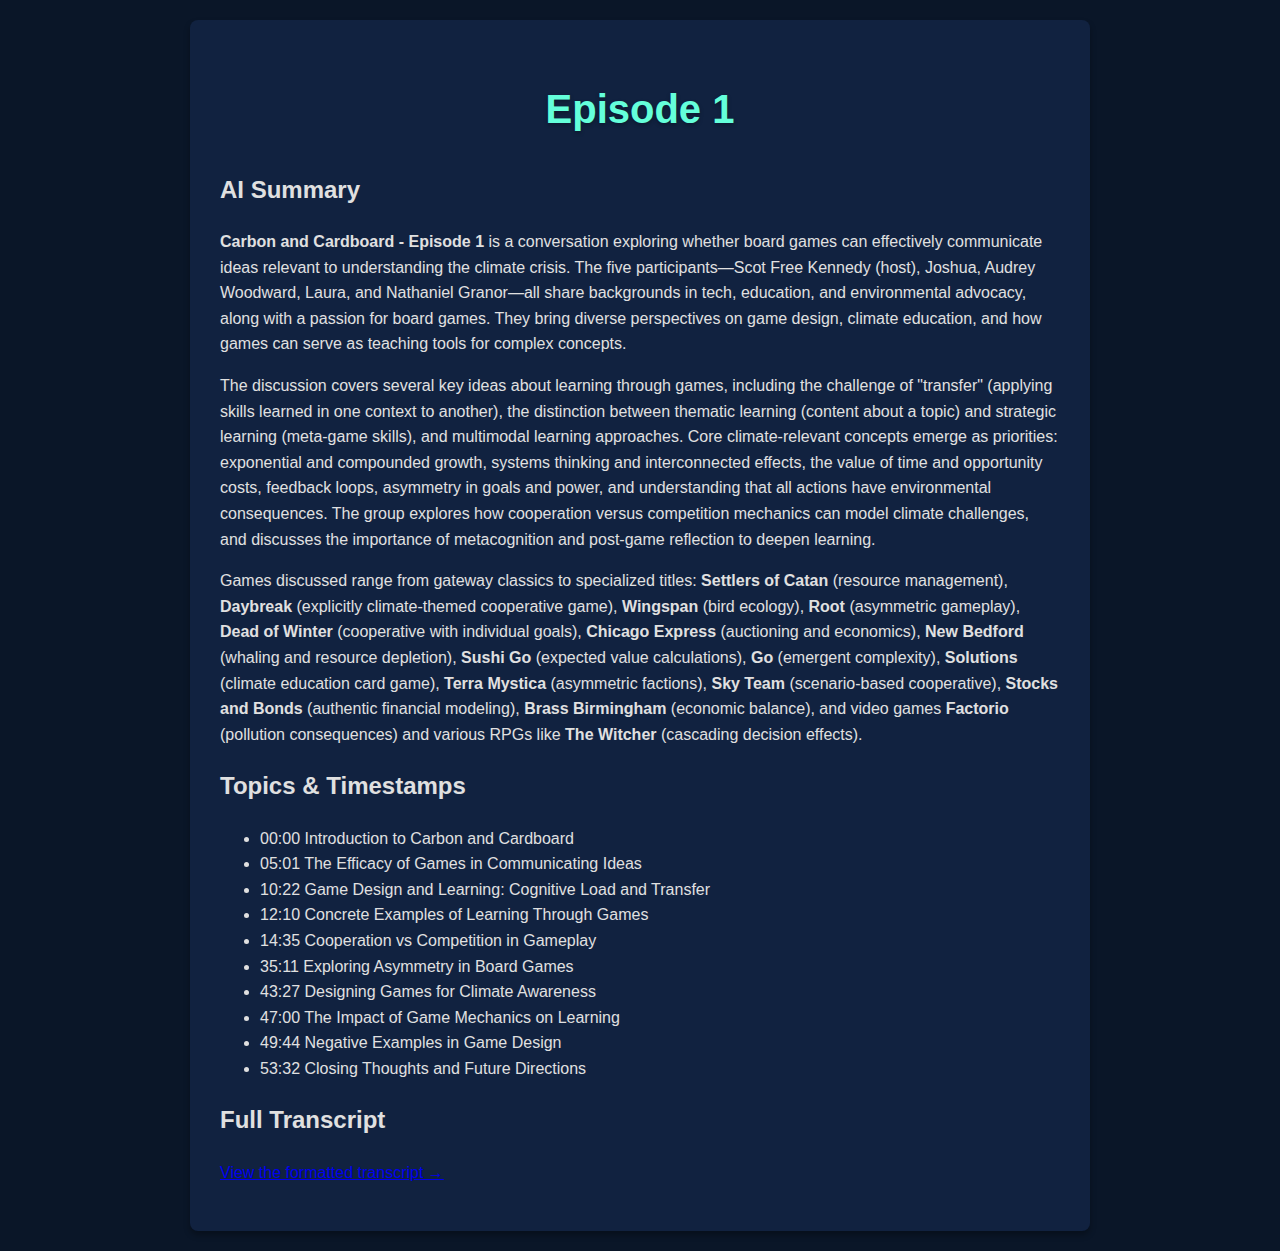
<file: docs/episodes/episode1.html>
<!DOCTYPE html>
<html lang="en">
<head>
    <meta charset="UTF-8">
    <meta name="viewport" content="width=device-width, initial-scale=1.0">
    <title>Carbon & Cardboard - Ep. 1: Introduction and Thesis</title>
    <link rel="stylesheet" href="transcript_styles.css">
</head>
<body>
    <div class="transcript-container">
        <h1>Episode 1</h1>
        
        <h2>AI Summary</h2>
        
        <p><strong>Carbon and Cardboard - Episode 1</strong> is a conversation exploring whether board games can effectively communicate ideas relevant to understanding the climate crisis. The five participants—Scot Free Kennedy (host), Joshua, Audrey Woodward, Laura, and Nathaniel Granor—all share backgrounds in tech, education, and environmental advocacy, along with a passion for board games. They bring diverse perspectives on game design, climate education, and how games can serve as teaching tools for complex concepts.</p>
        
        <p>The discussion covers several key ideas about learning through games, including the challenge of "transfer" (applying skills learned in one context to another), the distinction between thematic learning (content about a topic) and strategic learning (meta-game skills), and multimodal learning approaches. Core climate-relevant concepts emerge as priorities: exponential and compounded growth, systems thinking and interconnected effects, the value of time and opportunity costs, feedback loops, asymmetry in goals and power, and understanding that all actions have environmental consequences. The group explores how cooperation versus competition mechanics can model climate challenges, and discusses the importance of metacognition and post-game reflection to deepen learning.</p>
        
        <p>Games discussed range from gateway classics to specialized titles: <strong>Settlers of Catan</strong> (resource management), <strong>Daybreak</strong> (explicitly climate-themed cooperative game), <strong>Wingspan</strong> (bird ecology), <strong>Root</strong> (asymmetric gameplay), <strong>Dead of Winter</strong> (cooperative with individual goals), <strong>Chicago Express</strong> (auctioning and economics), <strong>New Bedford</strong> (whaling and resource depletion), <strong>Sushi Go</strong> (expected value calculations), <strong>Go</strong> (emergent complexity), <strong>Solutions</strong> (climate education card game), <strong>Terra Mystica</strong> (asymmetric factions), <strong>Sky Team</strong> (scenario-based cooperative), <strong>Stocks and Bonds</strong> (authentic financial modeling), <strong>Brass Birmingham</strong> (economic balance), and video games <strong>Factorio</strong> (pollution consequences) and various RPGs like <strong>The Witcher</strong> (cascading decision effects).</p>
        
        <h2>Topics & Timestamps</h2>
        <ul>
            <li>00:00 Introduction to Carbon and Cardboard</li>
            <li>05:01 The Efficacy of Games in Communicating Ideas</li>
            <li>10:22 Game Design and Learning: Cognitive Load and Transfer</li>
            <li>12:10 Concrete Examples of Learning Through Games</li>
            <li>14:35 Cooperation vs Competition in Gameplay</li>
            <li>35:11 Exploring Asymmetry in Board Games</li>
            <li>43:27 Designing Games for Climate Awareness</li>
            <li>47:00 The Impact of Game Mechanics on Learning</li>
            <li>49:44 Negative Examples in Game Design</li>
            <li>53:32 Closing Thoughts and Future Directions</li>
        </ul>
        
        <h2>Full Transcript</h2>
        <p><a href="../../episodes/transcript_ep1.html">View the formatted transcript →</a></p>
    </div>
</body>
</html>
</file>
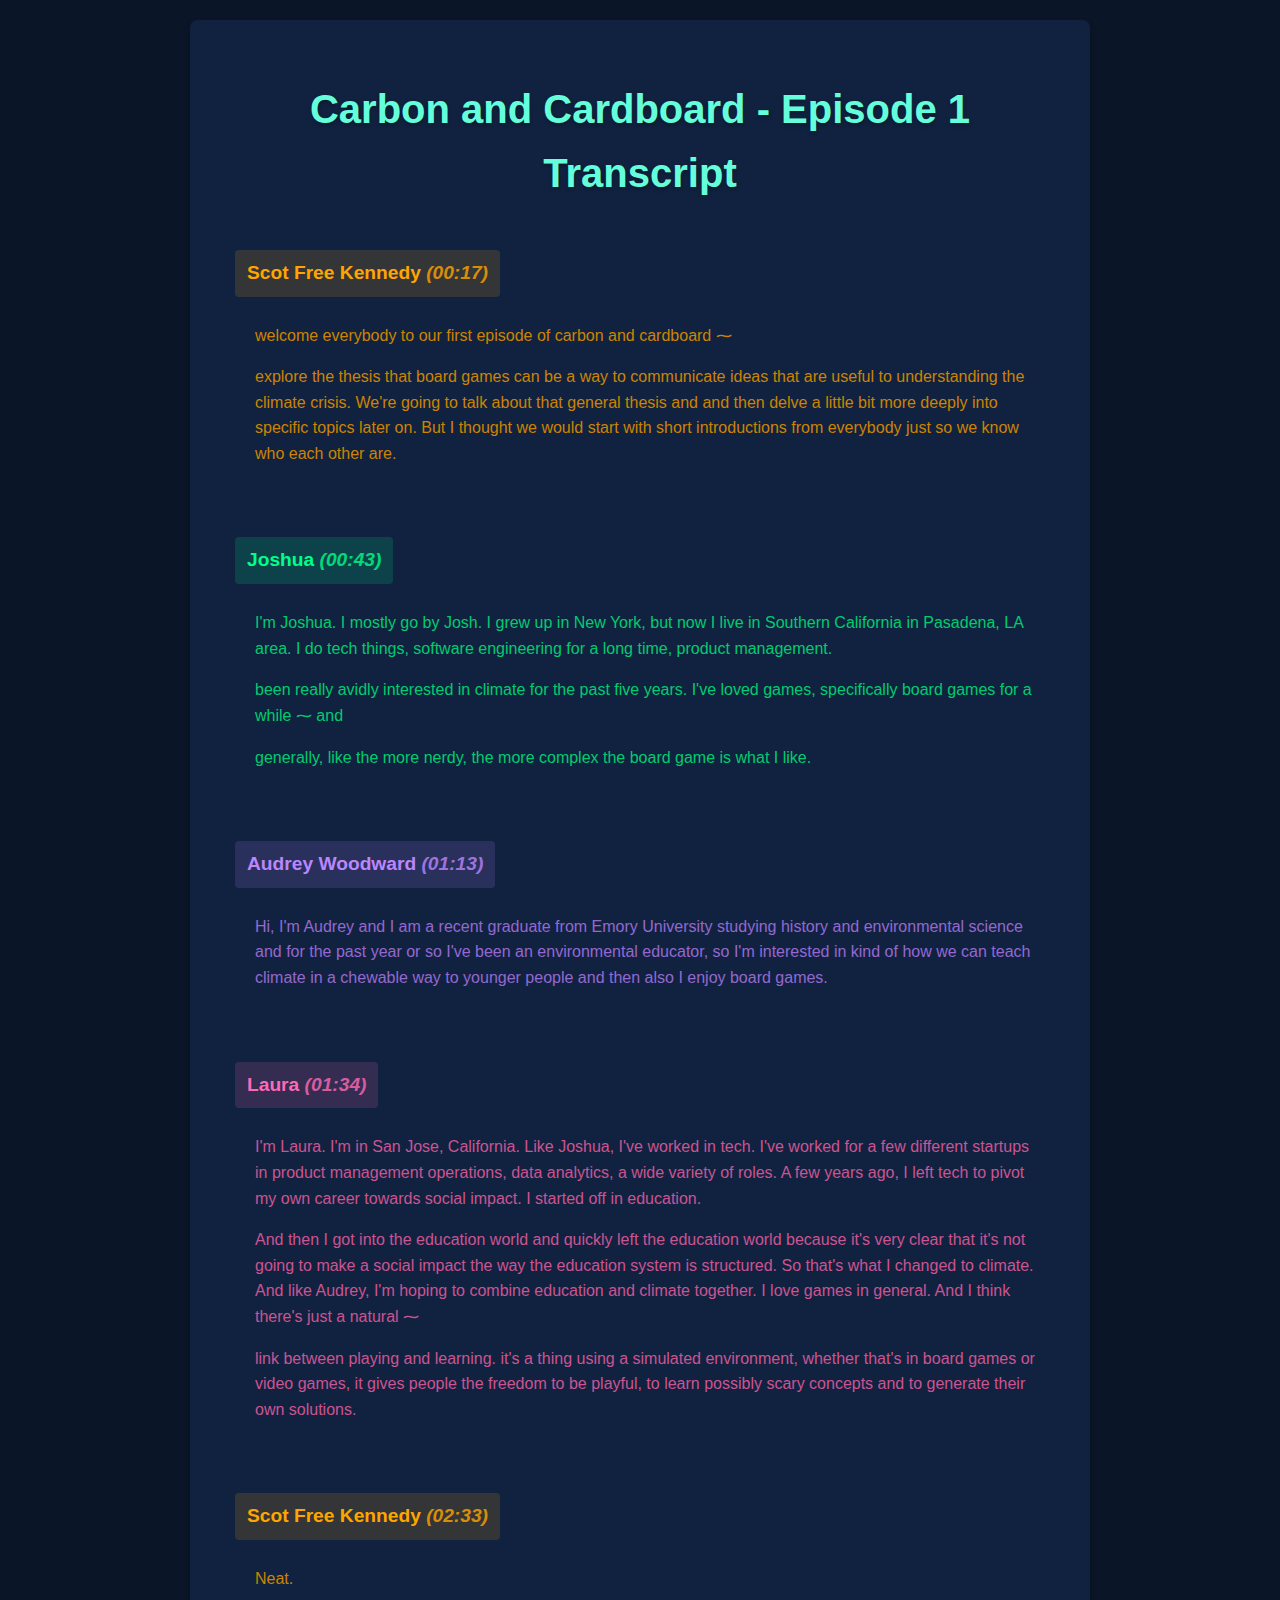
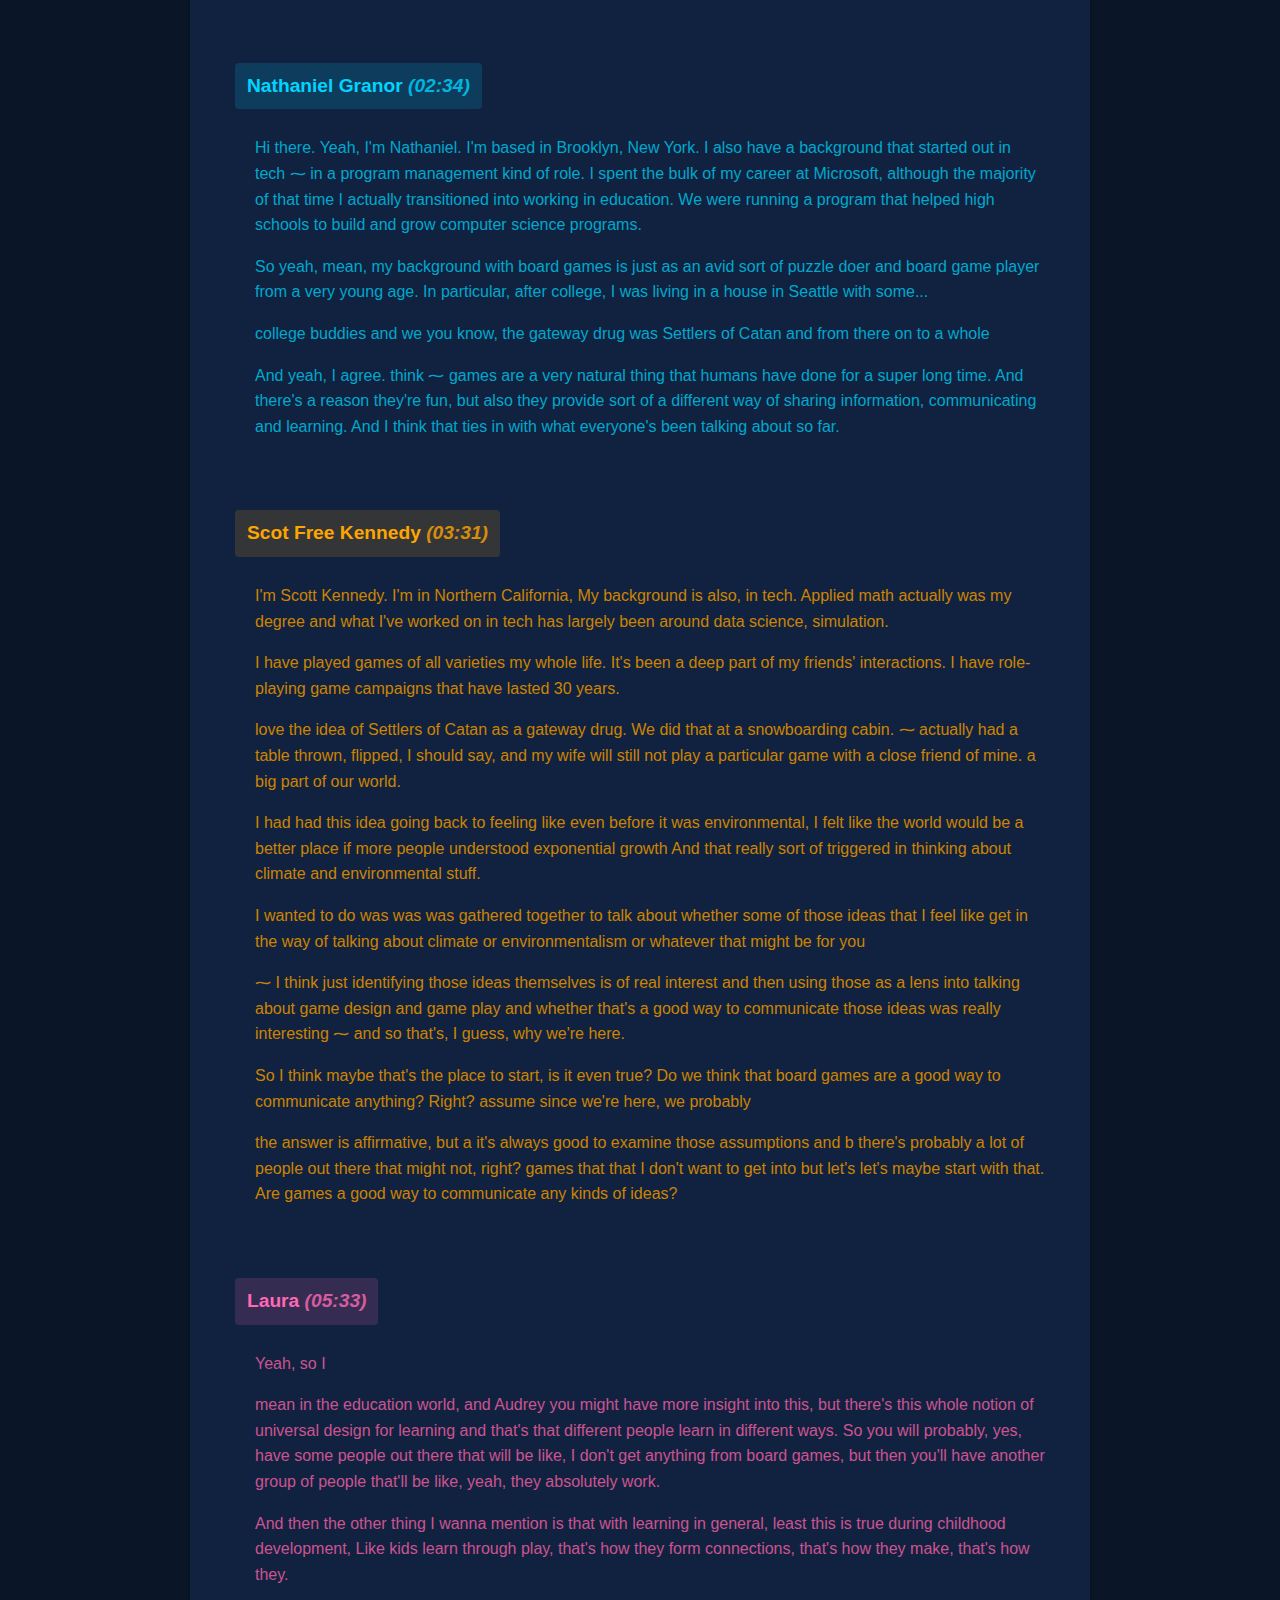
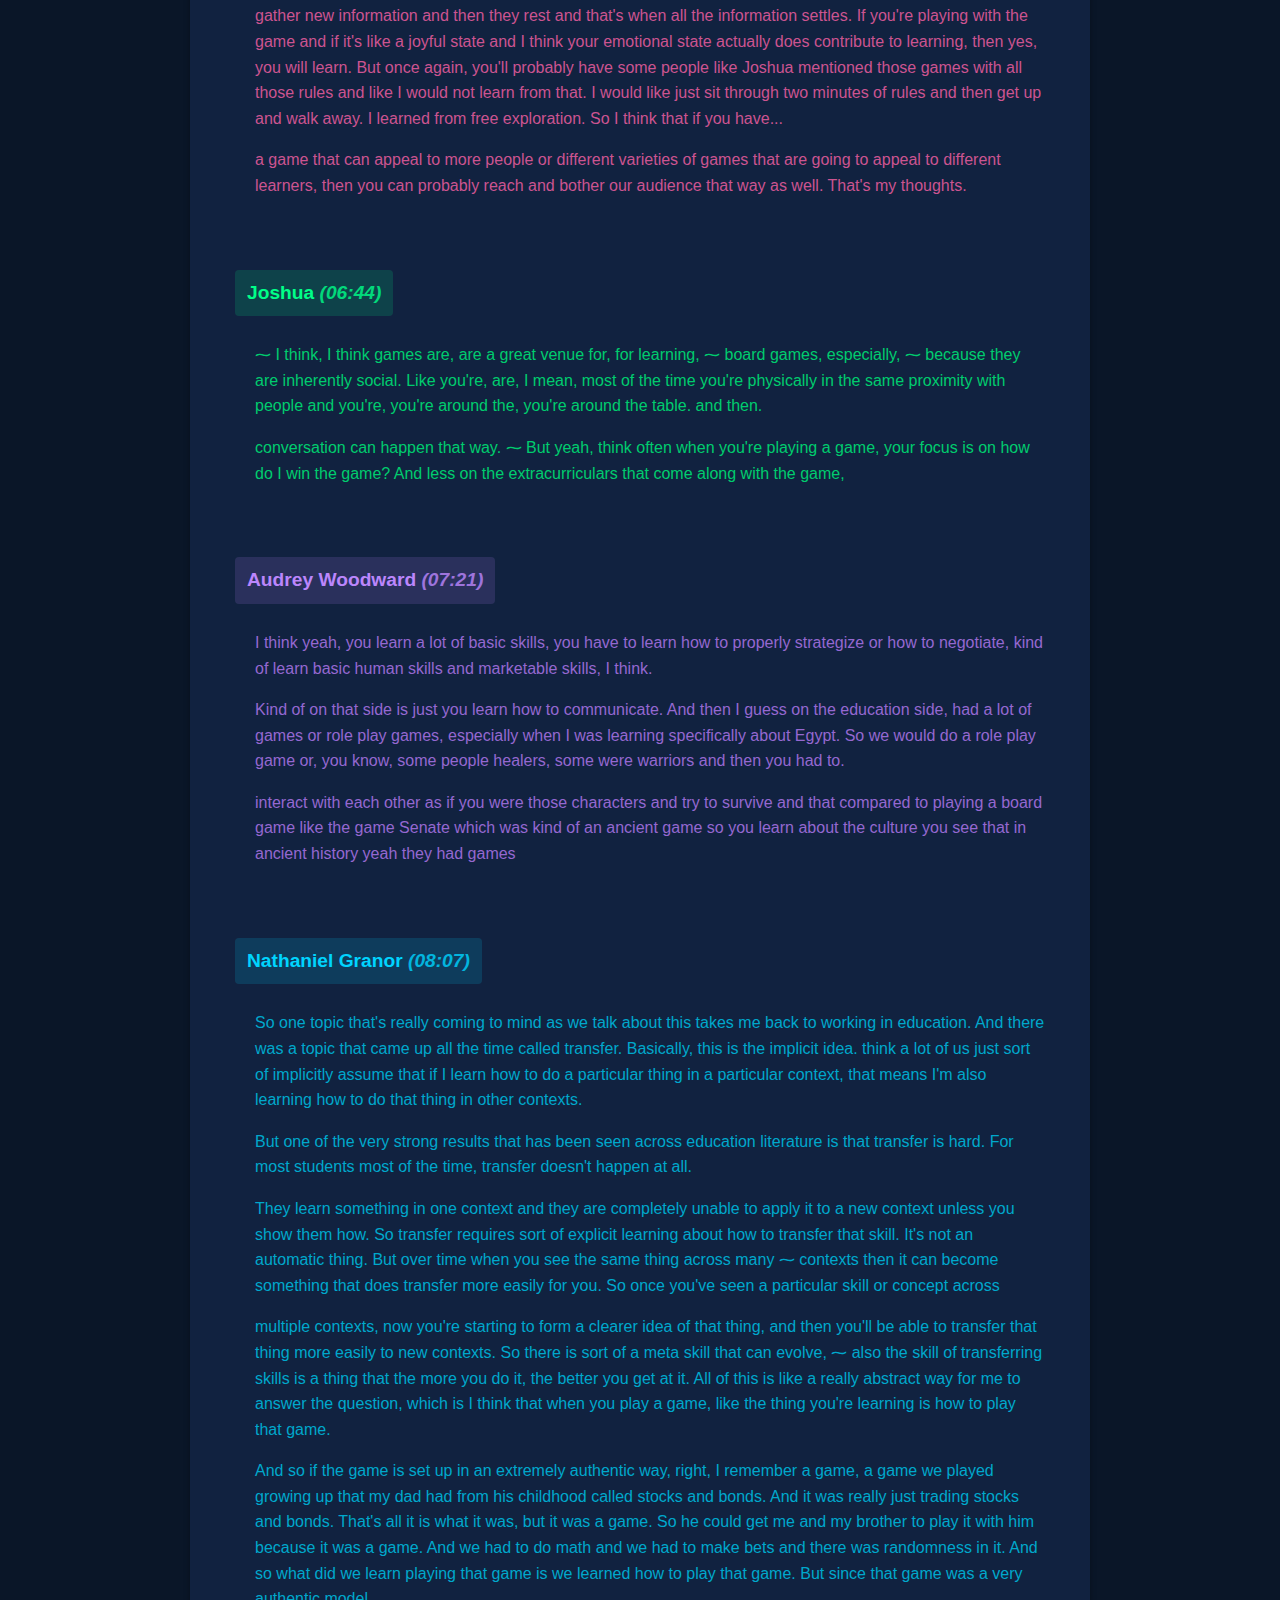
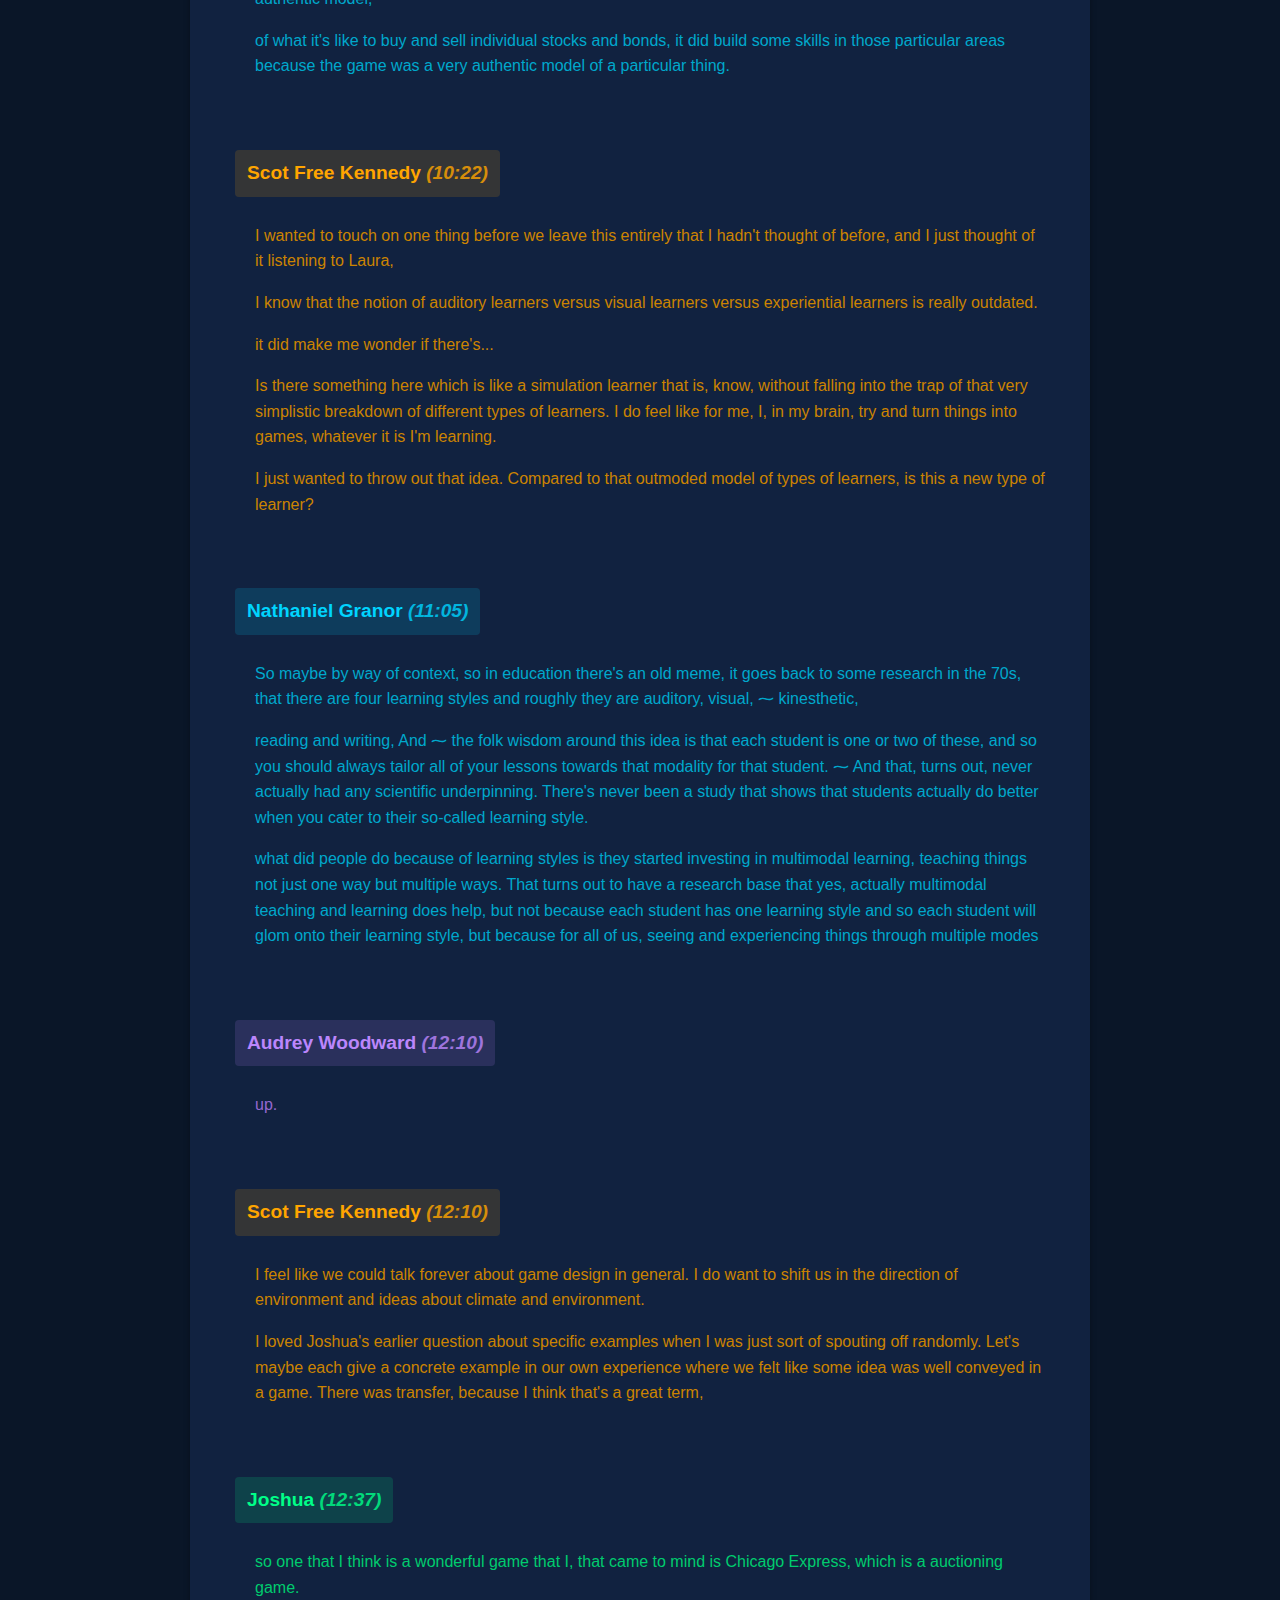
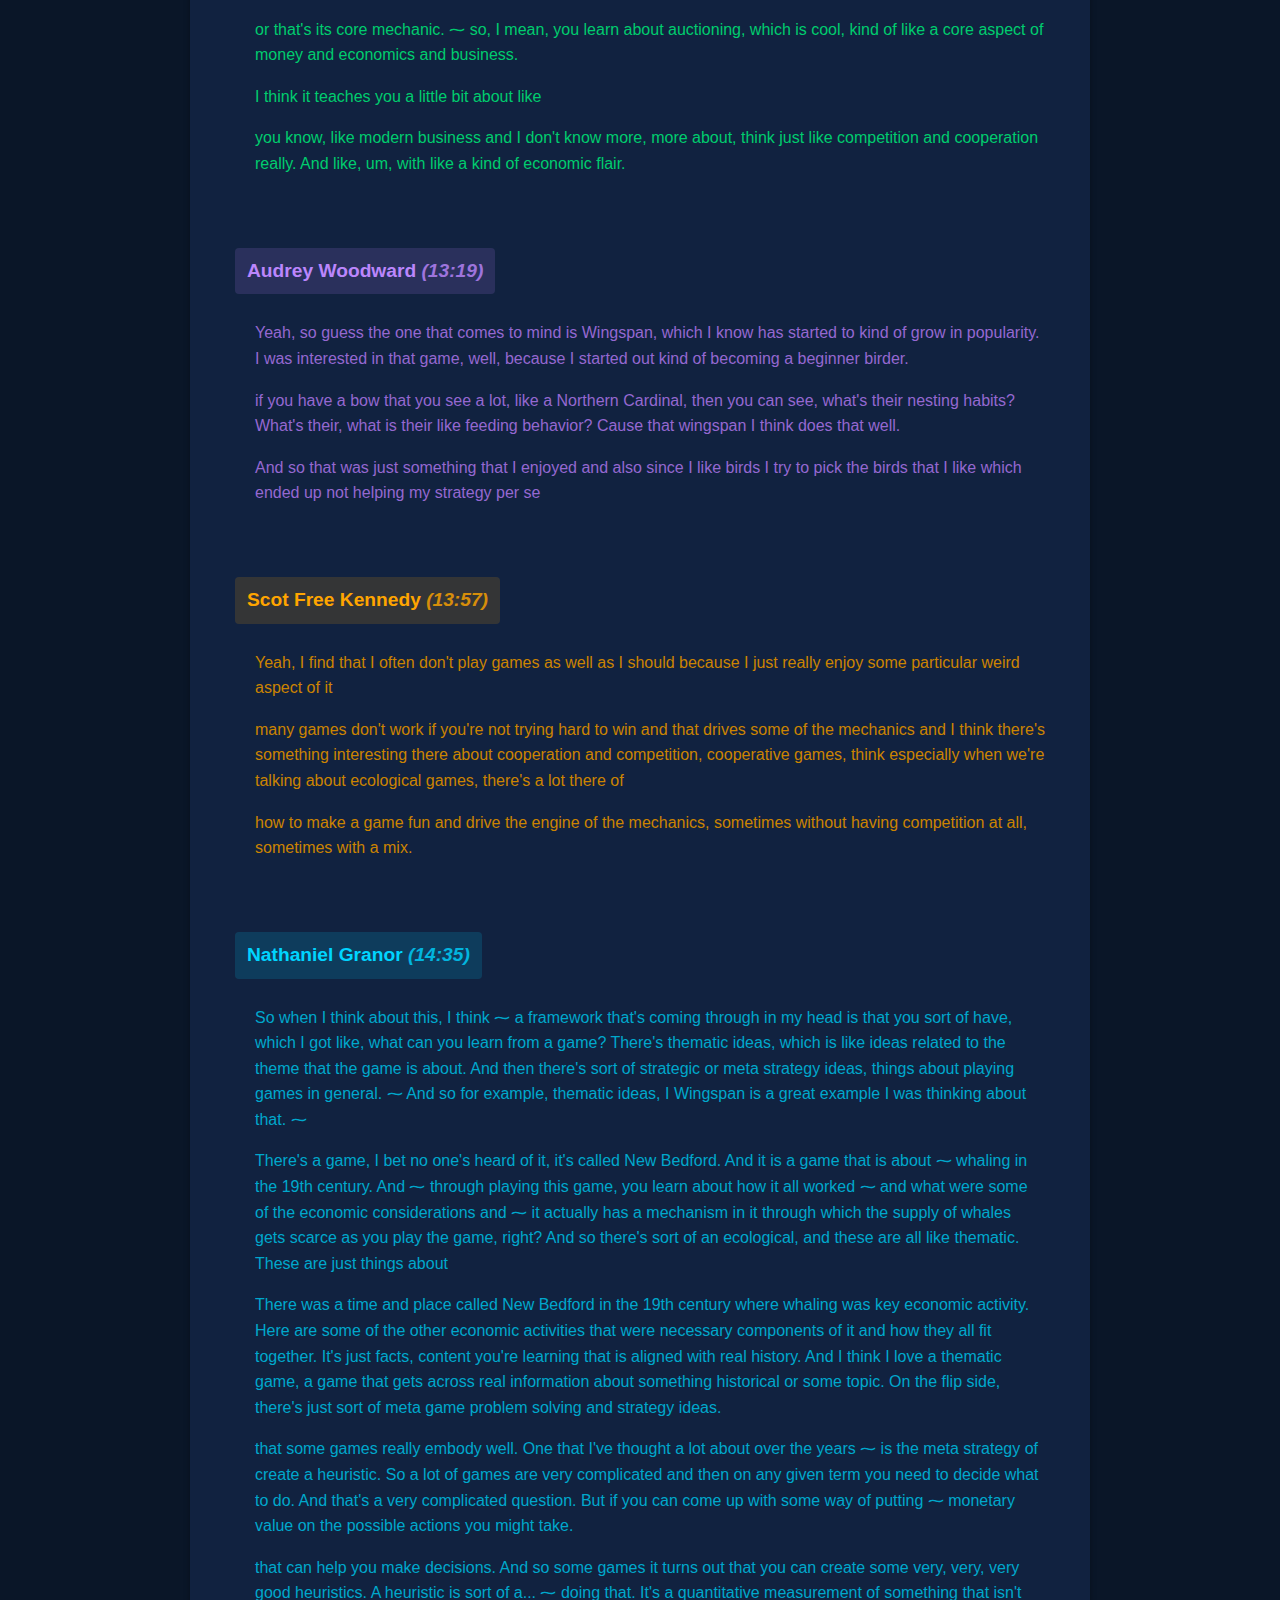
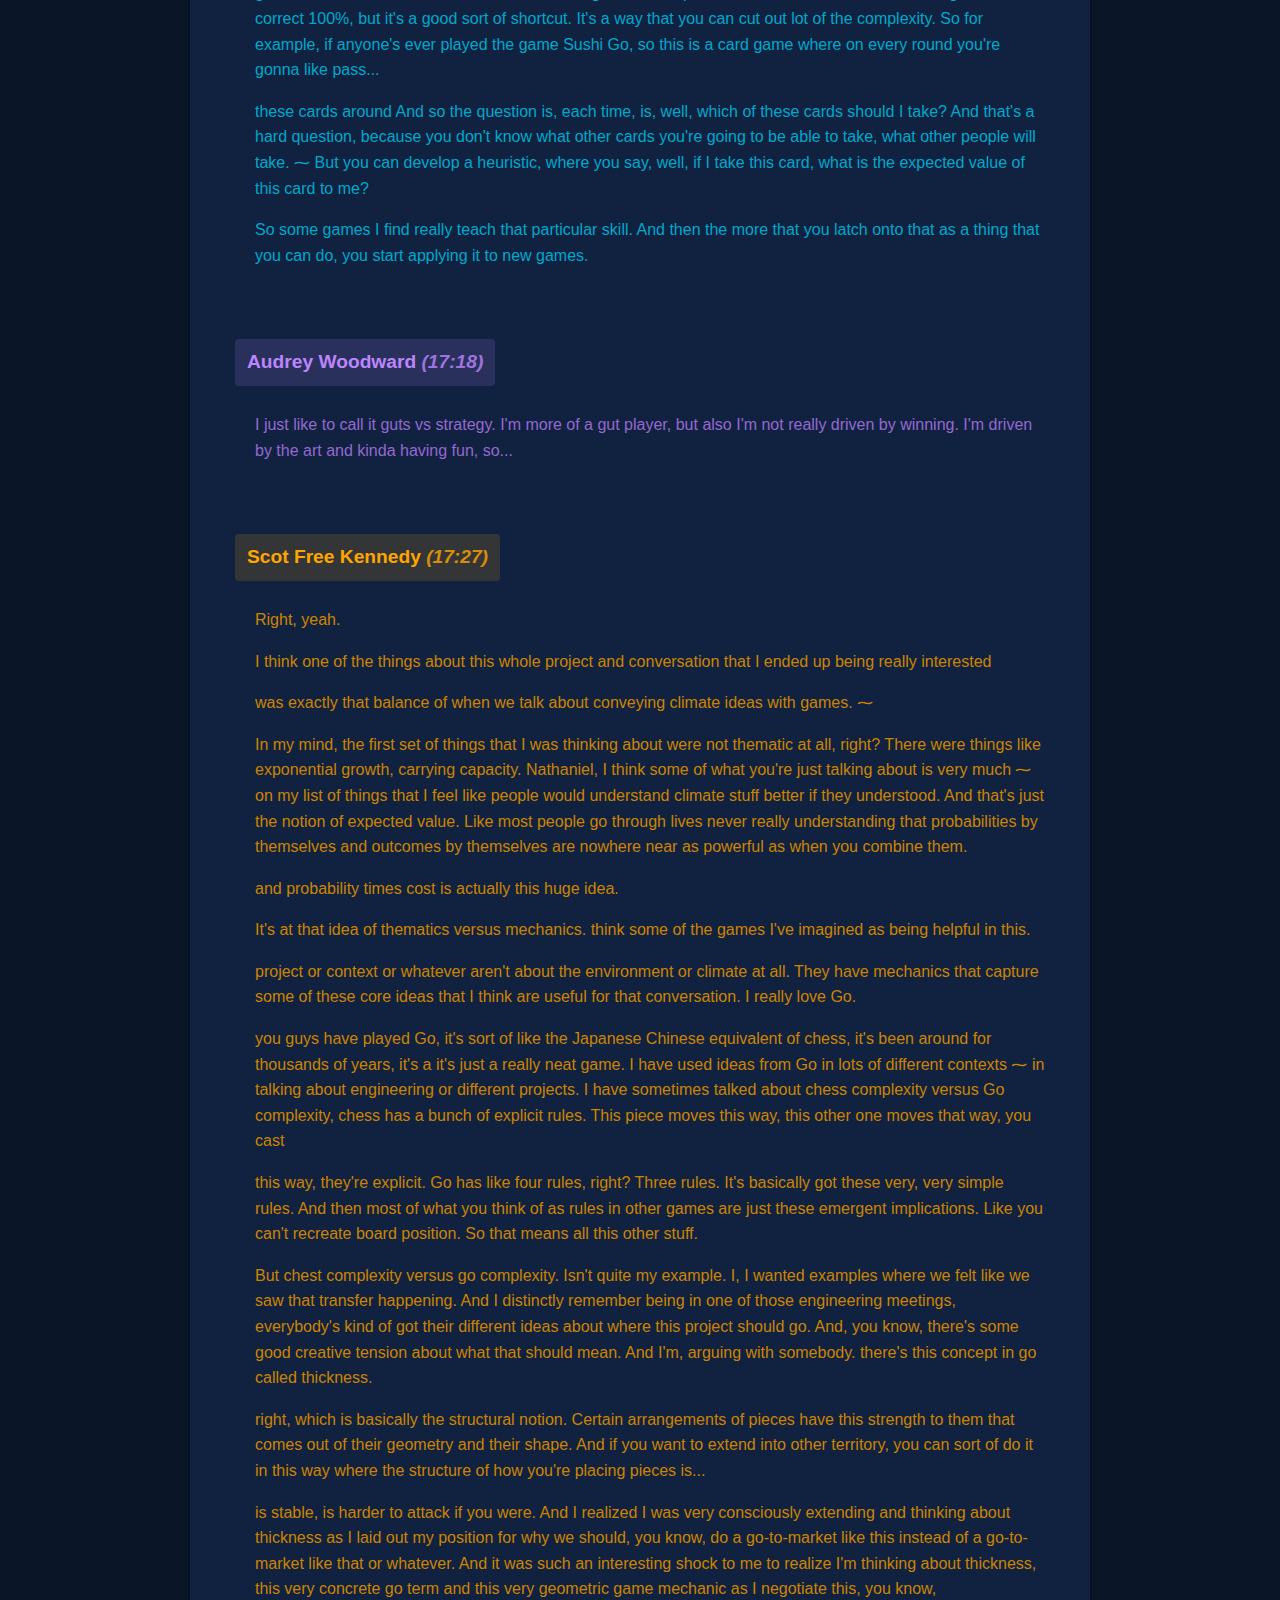
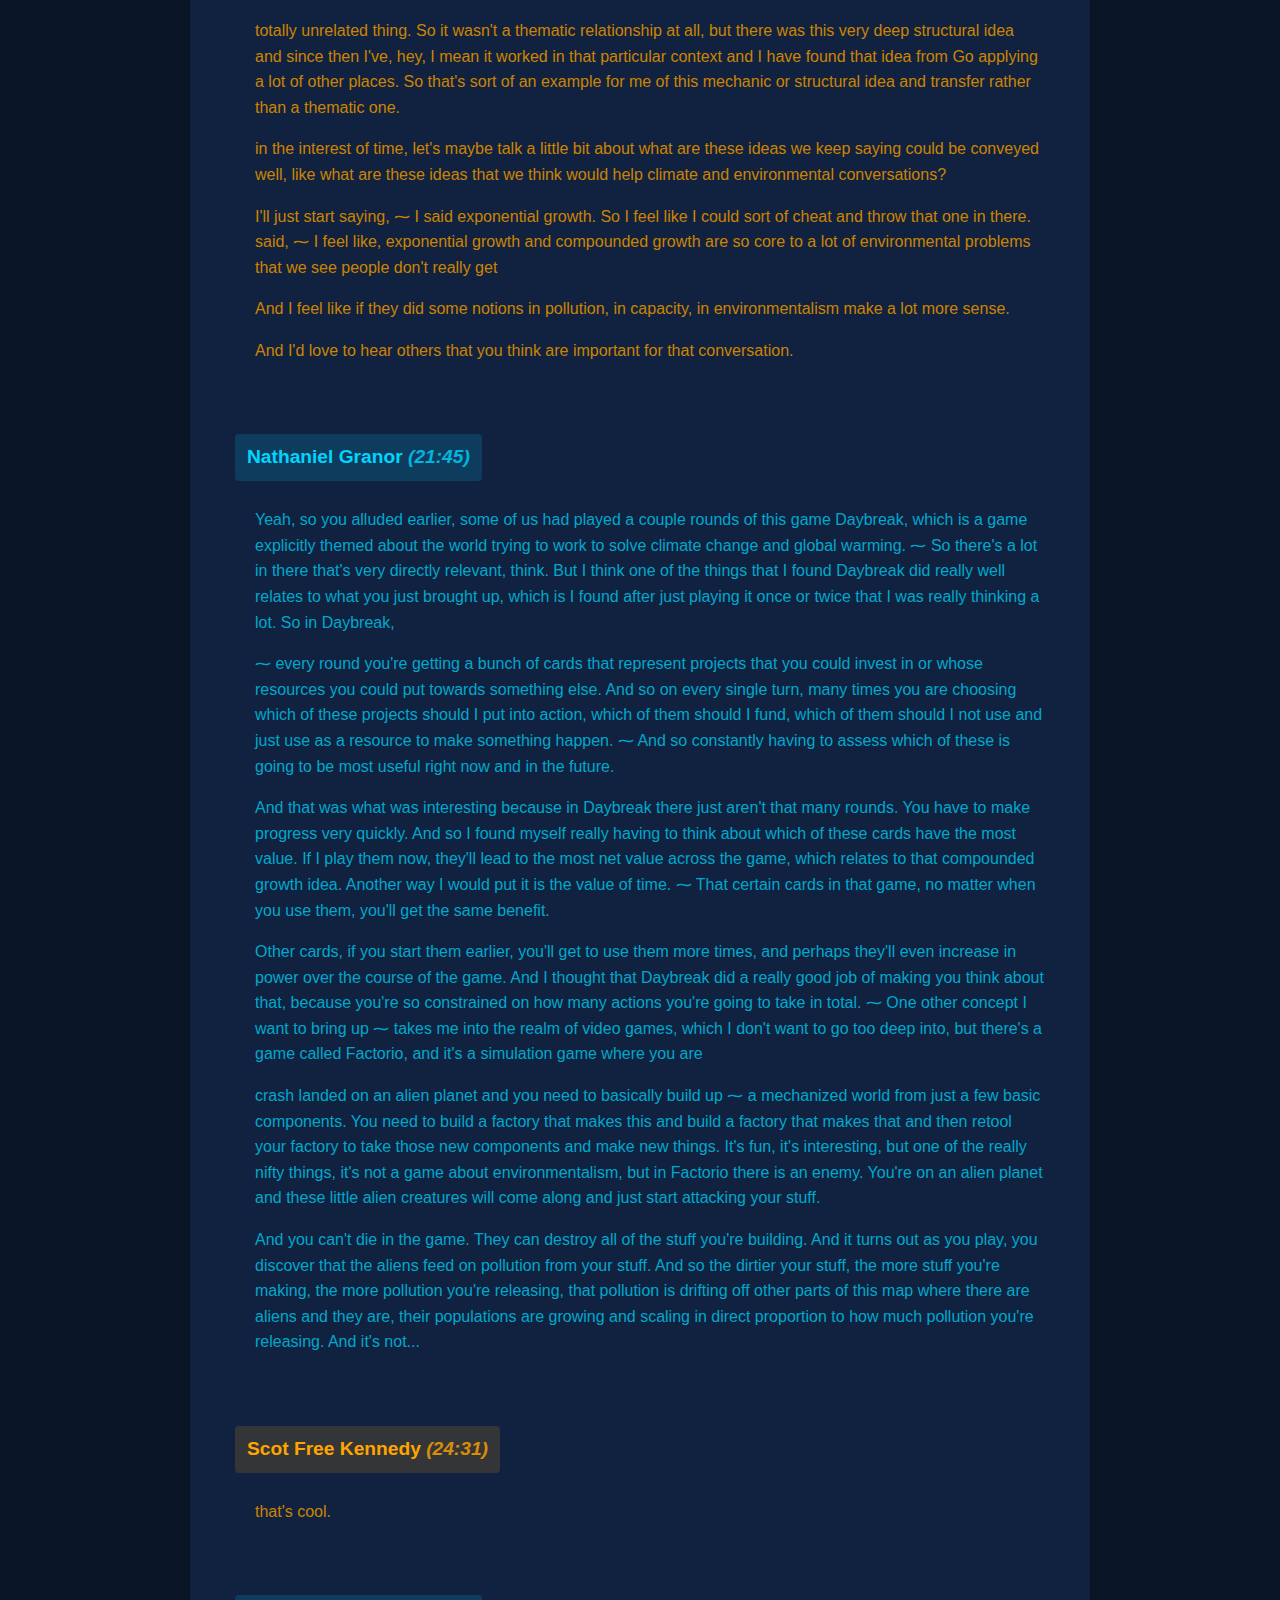
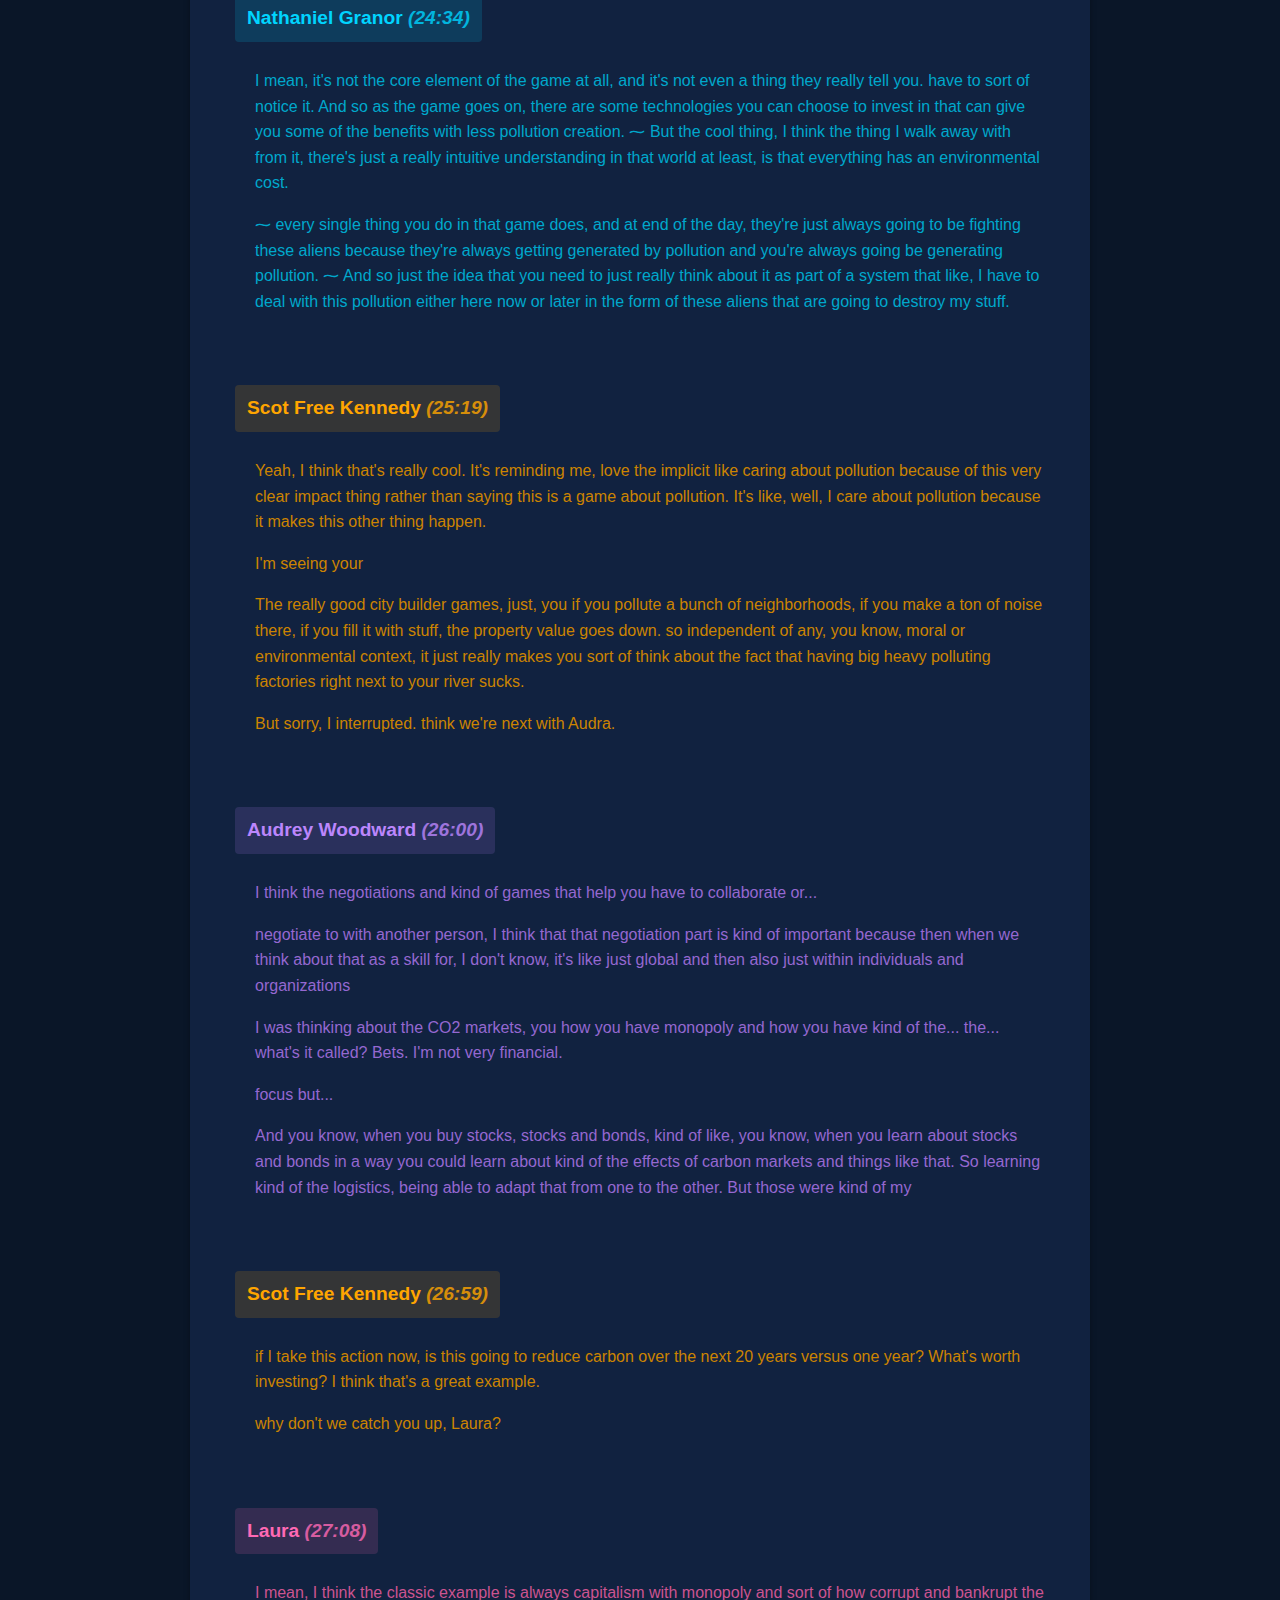
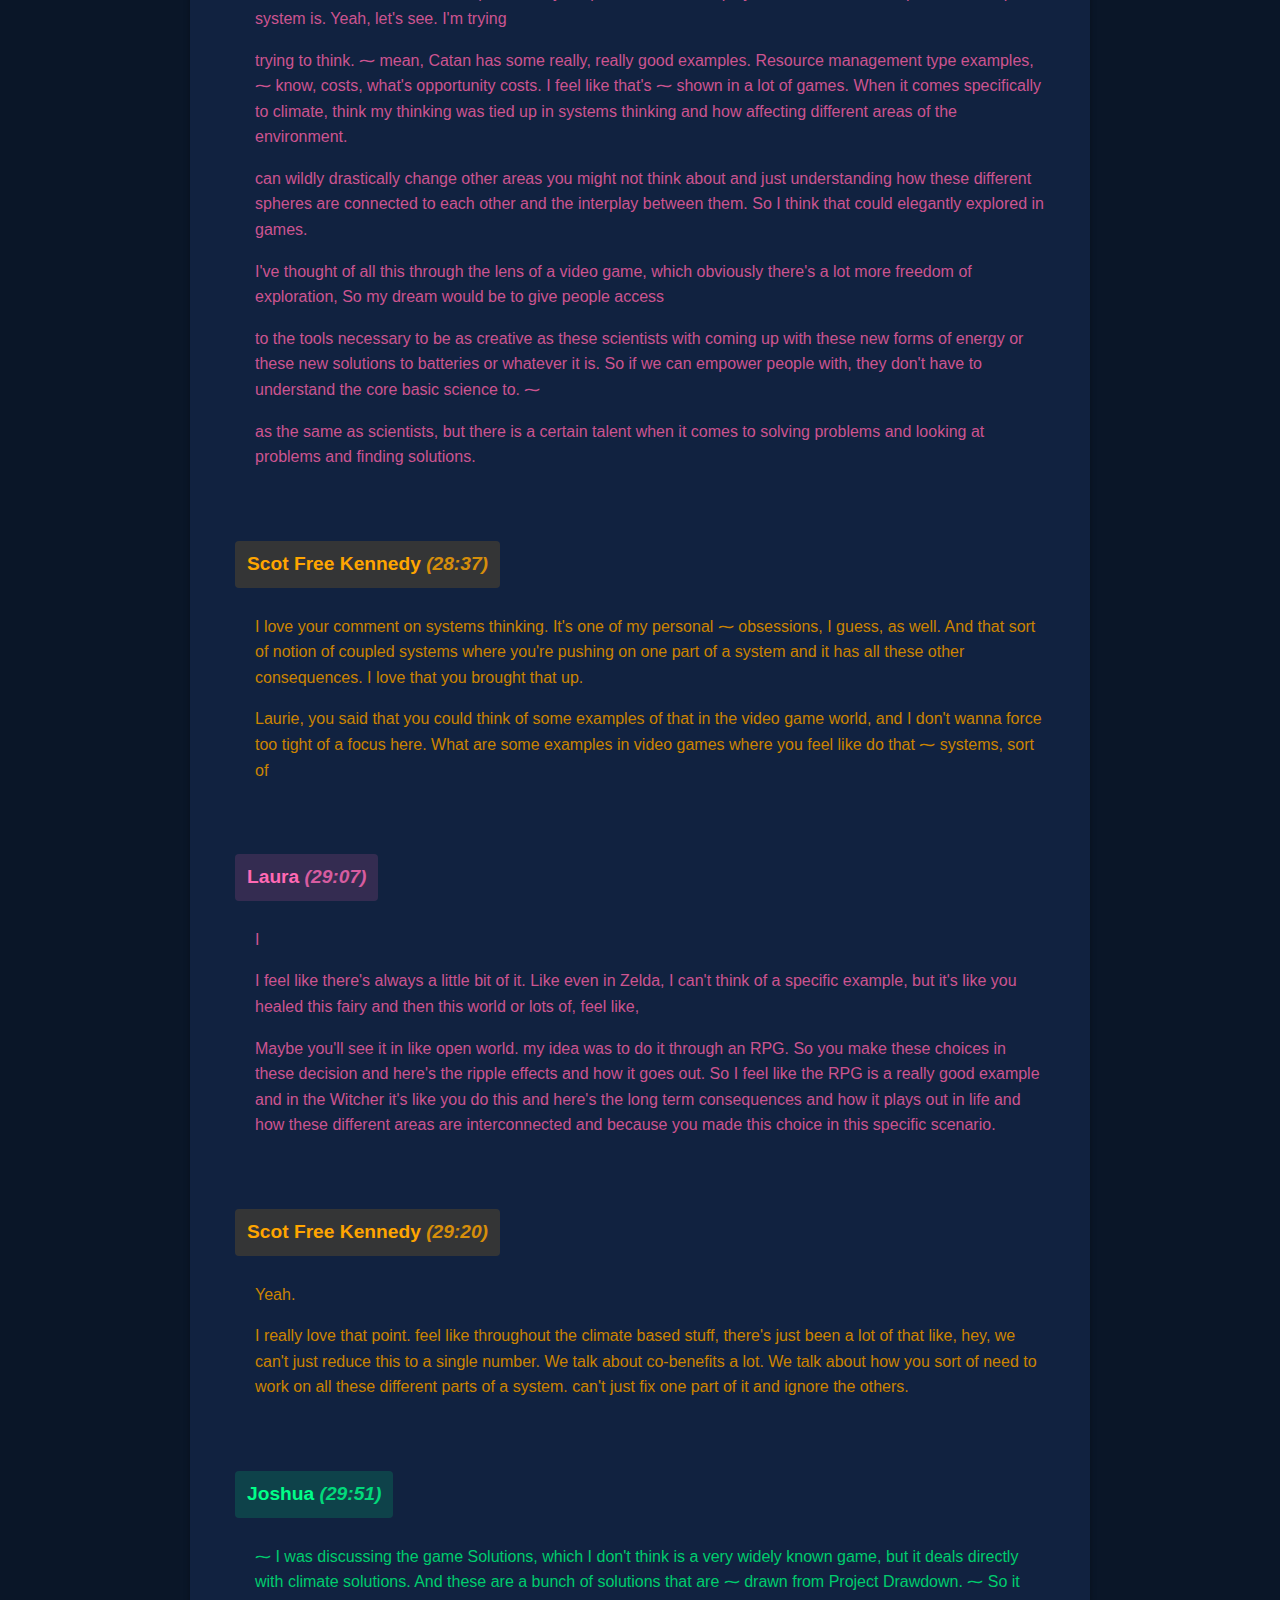
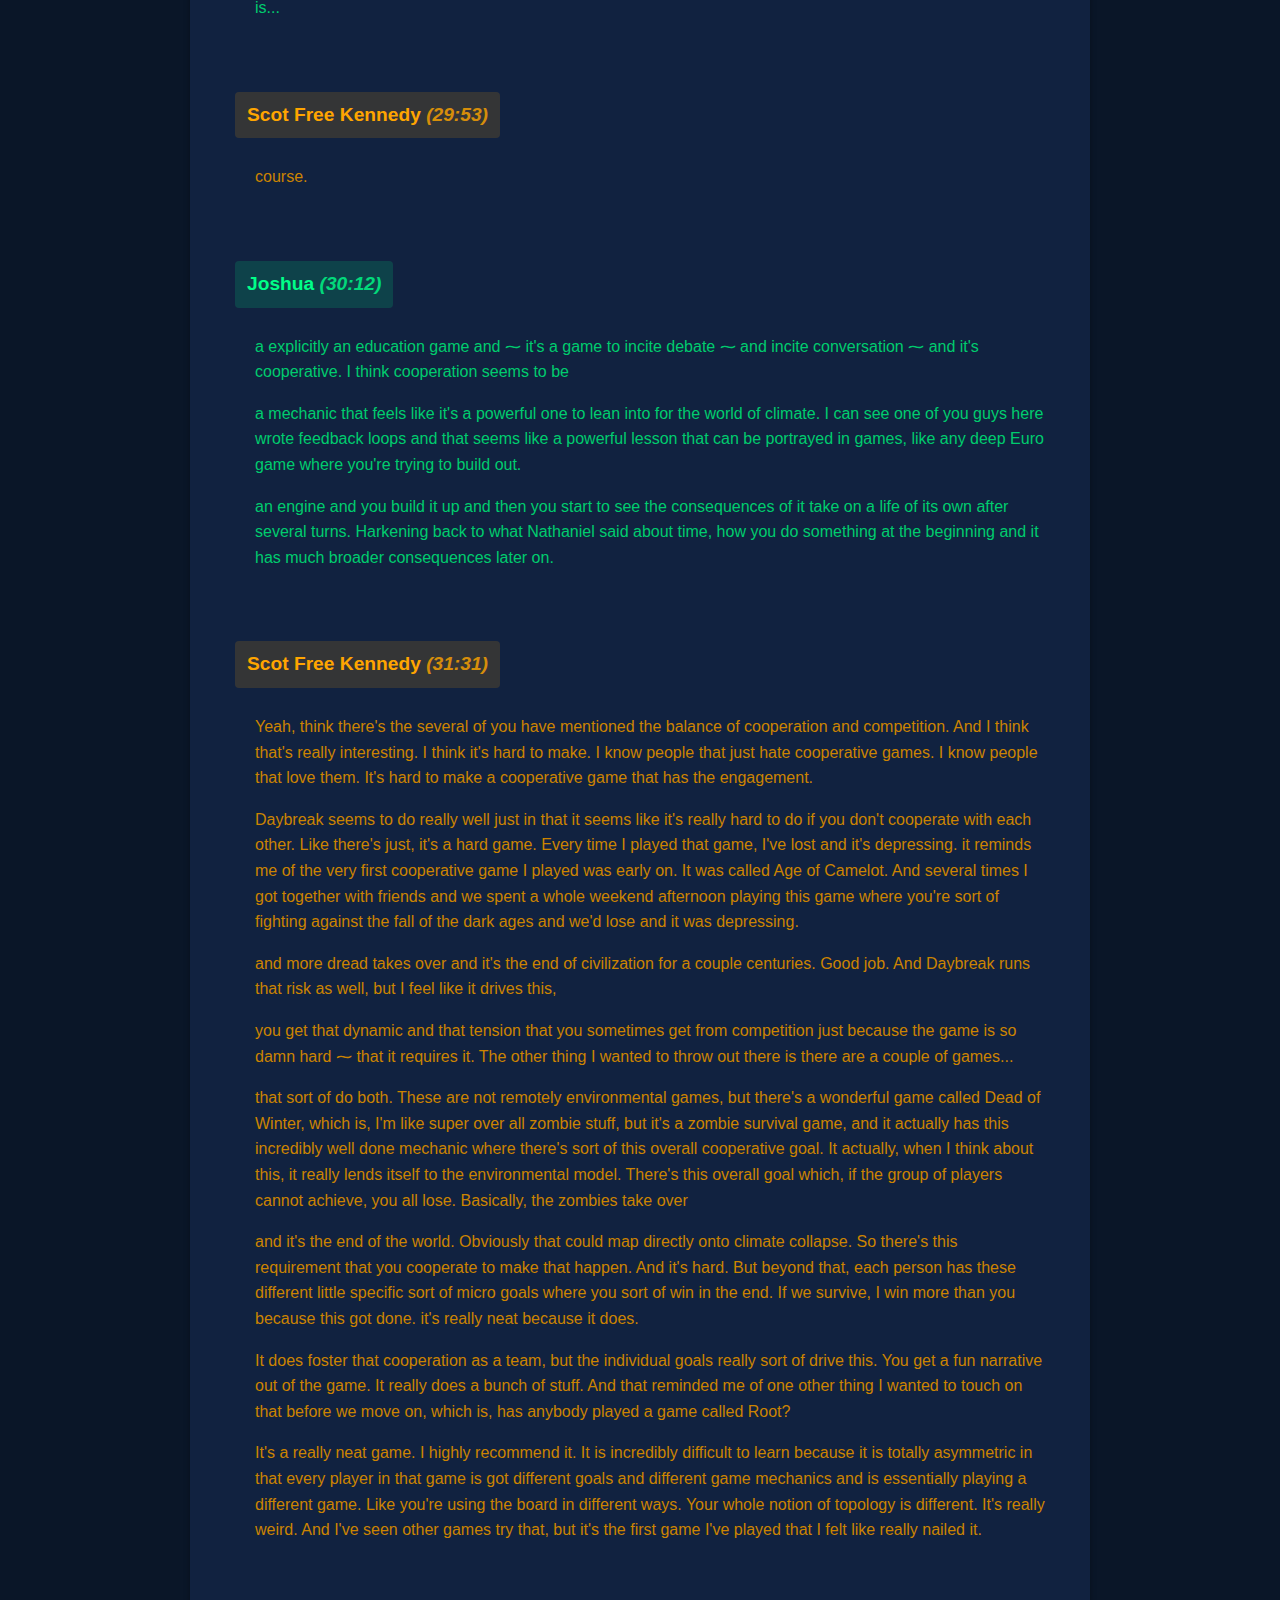
<file: docs/episodes/episode1_transcipt.html>
<!DOCTYPE html>
<html lang="en">
<head>
    <meta charset="UTF-8">
    <meta name="viewport" content="width=device-width, initial-scale=1.0">
    <title>Carbon and Cardboard - Episode 1 Transcript</title>
    <link rel="stylesheet" href="transcript_styles.css">
</head>
<body>
    <div class="transcript-container">
        <h1>Carbon and Cardboard - Episode 1 Transcript</h1>
        <div class="speaker-section speaker-1">
            <div class="speaker-header">
                Scot Free Kennedy <span class="timestamp">(00:17)</span>
            </div>
            <div class="speaker-text">
                <p>welcome everybody to our first episode of carbon and cardboard ⁓</p>
                <p>explore the thesis that board games can be a way to communicate ideas that are useful to understanding the climate crisis. We're going to talk about that general thesis and and then delve a little bit more deeply into specific topics later on. But I thought we would start with short introductions from everybody just so we know who each other are.</p>
            </div>
        </div>
        <div class="speaker-section speaker-2">
            <div class="speaker-header">
                Joshua <span class="timestamp">(00:43)</span>
            </div>
            <div class="speaker-text">
                <p>I'm Joshua. I mostly go by Josh. I grew up in New York, but now I live in Southern California in Pasadena, LA area. I do tech things, software engineering for a long time, product management.</p>
                <p>been really avidly interested in climate for the past five years. I've loved games, specifically board games for a while ⁓ and</p>
                <p>generally, like the more nerdy, the more complex the board game is what I like.</p>
            </div>
        </div>
        <div class="speaker-section speaker-3">
            <div class="speaker-header">
                Audrey Woodward <span class="timestamp">(01:13)</span>
            </div>
            <div class="speaker-text">
                <p>Hi, I'm Audrey and I am a recent graduate from Emory University studying history and environmental science and for the past year or so I've been an environmental educator, so I'm interested in kind of how we can teach climate in a chewable way to younger people and then also I enjoy board games.</p>
            </div>
        </div>
        <div class="speaker-section speaker-4">
            <div class="speaker-header">
                Laura <span class="timestamp">(01:34)</span>
            </div>
            <div class="speaker-text">
                <p>I'm Laura. I'm in San Jose, California. Like Joshua, I've worked in tech. I've worked for a few different startups in product management operations, data analytics, a wide variety of roles. A few years ago, I left tech to pivot my own career towards social impact. I started off in education.</p>
                <p>And then I got into the education world and quickly left the education world because it's very clear that it's not going to make a social impact the way the education system is structured. So that's what I changed to climate. And like Audrey, I'm hoping to combine education and climate together. I love games in general. And I think there's just a natural ⁓</p>
                <p>link between playing and learning. it's a thing using a simulated environment, whether that's in board games or video games, it gives people the freedom to be playful, to learn possibly scary concepts and to generate their own solutions.</p>
            </div>
        </div>
        <div class="speaker-section speaker-1">
            <div class="speaker-header">
                Scot Free Kennedy <span class="timestamp">(02:33)</span>
            </div>
            <div class="speaker-text">
                <p>Neat.</p>
            </div>
        </div>
        <div class="speaker-section speaker-5">
            <div class="speaker-header">
                Nathaniel Granor <span class="timestamp">(02:34)</span>
            </div>
            <div class="speaker-text">
                <p>Hi there. Yeah, I'm Nathaniel. I'm based in Brooklyn, New York. I also have a background that started out in tech ⁓ in a program management kind of role. I spent the bulk of my career at Microsoft, although the majority of that time I actually transitioned into working in education. We were running a program that helped high schools to build and grow computer science programs.</p>
                <p>So yeah, mean, my background with board games is just as an avid sort of puzzle doer and board game player from a very young age. In particular, after college, I was living in a house in Seattle with some...</p>
                <p>college buddies and we you know, the gateway drug was Settlers of Catan and from there on to a whole</p>
                <p>And yeah, I agree. think ⁓ games are a very natural thing that humans have done for a super long time. And there's a reason they're fun, but also they provide sort of a different way of sharing information, communicating and learning. And I think that ties in with what everyone's been talking about so far.</p>
            </div>
        </div>
        <div class="speaker-section speaker-1">
            <div class="speaker-header">
                Scot Free Kennedy <span class="timestamp">(03:31)</span>
            </div>
            <div class="speaker-text">
                <p>I'm Scott Kennedy. I'm in Northern California, My background is also, in tech. Applied math actually was my degree and what I've worked on in tech has largely been around data science, simulation.</p>
                <p>I have played games of all varieties my whole life. It's been a deep part of my friends' interactions. I have role-playing game campaigns that have lasted 30 years.</p>
                <p>love the idea of Settlers of Catan as a gateway drug. We did that at a snowboarding cabin. ⁓ actually had a table thrown, flipped, I should say, and my wife will still not play a particular game with a close friend of mine. a big part of our world.</p>
                <p>I had had this idea going back to feeling like even before it was environmental, I felt like the world would be a better place if more people understood exponential growth And that really sort of triggered in thinking about climate and environmental stuff.</p>
                <p>I wanted to do was was was gathered together to talk about whether some of those ideas that I feel like get in the way of talking about climate or environmentalism or whatever that might be for you</p>
                <p>⁓ I think just identifying those ideas themselves is of real interest and then using those as a lens into talking about game design and game play and whether that's a good way to communicate those ideas was really interesting ⁓ and so that's, I guess, why we're here.</p>
                <p>So I think maybe that's the place to start, is it even true? Do we think that board games are a good way to communicate anything? Right? assume since we're here, we probably</p>
                <p>the answer is affirmative, but a it's always good to examine those assumptions and b there's probably a lot of people out there that might not, right? games that that I don't want to get into but let's let's maybe start with that. Are games a good way to communicate any kinds of ideas?</p>
            </div>
        </div>
        <div class="speaker-section speaker-4">
            <div class="speaker-header">
                Laura <span class="timestamp">(05:33)</span>
            </div>
            <div class="speaker-text">
                <p>Yeah, so I</p>
                <p>mean in the education world, and Audrey you might have more insight into this, but there's this whole notion of universal design for learning and that's that different people learn in different ways. So you will probably, yes, have some people out there that will be like, I don't get anything from board games, but then you'll have another group of people that'll be like, yeah, they absolutely work.</p>
                <p>And then the other thing I wanna mention is that with learning in general, least this is true during childhood development, Like kids learn through play, that's how they form connections, that's how they make, that's how they.</p>
                <p>gather new information and then they rest and that's when all the information settles. If you're playing with the game and if it's like a joyful state and I think your emotional state actually does contribute to learning, then yes, you will learn. But once again, you'll probably have some people like Joshua mentioned those games with all those rules and like I would not learn from that. I would like just sit through two minutes of rules and then get up and walk away. I learned from free exploration. So I think that if you have...</p>
                <p>a game that can appeal to more people or different varieties of games that are going to appeal to different learners, then you can probably reach and bother our audience that way as well. That's my thoughts.</p>
            </div>
        </div>
        <div class="speaker-section speaker-2">
            <div class="speaker-header">
                Joshua <span class="timestamp">(06:44)</span>
            </div>
            <div class="speaker-text">
                <p>⁓ I think, I think games are, are a great venue for, for learning, ⁓ board games, especially, ⁓ because they are inherently social. Like you're, are, I mean, most of the time you're physically in the same proximity with people and you're, you're around the, you're around the table. and then.</p>
                <p>conversation can happen that way. ⁓ But yeah, think often when you're playing a game, your focus is on how do I win the game? And less on the extracurriculars that come along with the game,</p>
            </div>
        </div>
        <div class="speaker-section speaker-3">
            <div class="speaker-header">
                Audrey Woodward <span class="timestamp">(07:21)</span>
            </div>
            <div class="speaker-text">
                <p>I think yeah, you learn a lot of basic skills, you have to learn how to properly strategize or how to negotiate, kind of learn basic human skills and marketable skills, I think.</p>
                <p>Kind of on that side is just you learn how to communicate. And then I guess on the education side, had a lot of games or role play games, especially when I was learning specifically about Egypt. So we would do a role play game or, you know, some people healers, some were warriors and then you had to.</p>
                <p>interact with each other as if you were those characters and try to survive and that compared to playing a board game like the game Senate which was kind of an ancient game so you learn about the culture you see that in ancient history yeah they had games</p>
            </div>
        </div>
        <div class="speaker-section speaker-5">
            <div class="speaker-header">
                Nathaniel Granor <span class="timestamp">(08:07)</span>
            </div>
            <div class="speaker-text">
                <p>So one topic that's really coming to mind as we talk about this takes me back to working in education. And there was a topic that came up all the time called transfer. Basically, this is the implicit idea. think a lot of us just sort of implicitly assume that if I learn how to do a particular thing in a particular context, that means I'm also learning how to do that thing in other contexts.</p>
                <p>But one of the very strong results that has been seen across education literature is that transfer is hard. For most students most of the time, transfer doesn't happen at all.</p>
                <p>They learn something in one context and they are completely unable to apply it to a new context unless you show them how. So transfer requires sort of explicit learning about how to transfer that skill. It's not an automatic thing. But over time when you see the same thing across many ⁓ contexts then it can become something that does transfer more easily for you. So once you've seen a particular skill or concept across</p>
                <p>multiple contexts, now you're starting to form a clearer idea of that thing, and then you'll be able to transfer that thing more easily to new contexts. So there is sort of a meta skill that can evolve, ⁓ also the skill of transferring skills is a thing that the more you do it, the better you get at it. All of this is like a really abstract way for me to answer the question, which is I think that when you play a game, like the thing you're learning is how to play that game.</p>
                <p>And so if the game is set up in an extremely authentic way, right, I remember a game, a game we played growing up that my dad had from his childhood called stocks and bonds. And it was really just trading stocks and bonds. That's all it is what it was, but it was a game. So he could get me and my brother to play it with him because it was a game. And we had to do math and we had to make bets and there was randomness in it. And so what did we learn playing that game is we learned how to play that game. But since that game was a very authentic model,</p>
                <p>of what it's like to buy and sell individual stocks and bonds, it did build some skills in those particular areas because the game was a very authentic model of a particular thing.</p>
            </div>
        </div>
        <div class="speaker-section speaker-1">
            <div class="speaker-header">
                Scot Free Kennedy <span class="timestamp">(10:22)</span>
            </div>
            <div class="speaker-text">
                <p>I wanted to touch on one thing before we leave this entirely that I hadn't thought of before, and I just thought of it listening to Laura,</p>
                <p>I know that the notion of auditory learners versus visual learners versus experiential learners is really outdated.</p>
                <p>it did make me wonder if there's...</p>
                <p>Is there something here which is like a simulation learner that is, know, without falling into the trap of that very simplistic breakdown of different types of learners. I do feel like for me, I, in my brain, try and turn things into games, whatever it is I'm learning.</p>
                <p>I just wanted to throw out that idea. Compared to that outmoded model of types of learners, is this a new type of learner?</p>
            </div>
        </div>
        <div class="speaker-section speaker-5">
            <div class="speaker-header">
                Nathaniel Granor <span class="timestamp">(11:05)</span>
            </div>
            <div class="speaker-text">
                <p>So maybe by way of context, so in education there's an old meme, it goes back to some research in the 70s, that there are four learning styles and roughly they are auditory, visual, ⁓ kinesthetic,</p>
                <p>reading and writing, And ⁓ the folk wisdom around this idea is that each student is one or two of these, and so you should always tailor all of your lessons towards that modality for that student. ⁓ And that, turns out, never actually had any scientific underpinning. There's never been a study that shows that students actually do better when you cater to their so-called learning style.</p>
                <p>what did people do because of learning styles is they started investing in multimodal learning, teaching things not just one way but multiple ways. That turns out to have a research base that yes, actually multimodal teaching and learning does help, but not because each student has one learning style and so each student will glom onto their learning style, but because for all of us, seeing and experiencing things through multiple modes</p>
            </div>
        </div>
        <div class="speaker-section speaker-3">
            <div class="speaker-header">
                Audrey Woodward <span class="timestamp">(12:10)</span>
            </div>
            <div class="speaker-text">
                <p>up.</p>
            </div>
        </div>
        <div class="speaker-section speaker-1">
            <div class="speaker-header">
                Scot Free Kennedy <span class="timestamp">(12:10)</span>
            </div>
            <div class="speaker-text">
                <p>I feel like we could talk forever about game design in general. I do want to shift us in the direction of environment and ideas about climate and environment.</p>
                <p>I loved Joshua's earlier question about specific examples when I was just sort of spouting off randomly. Let's maybe each give a concrete example in our own experience where we felt like some idea was well conveyed in a game. There was transfer, because I think that's a great term,</p>
            </div>
        </div>
        <div class="speaker-section speaker-2">
            <div class="speaker-header">
                Joshua <span class="timestamp">(12:37)</span>
            </div>
            <div class="speaker-text">
                <p>so one that I think is a wonderful game that I, that came to mind is Chicago Express, which is a auctioning game.</p>
                <p>or that's its core mechanic. ⁓ so, I mean, you learn about auctioning, which is cool, kind of like a core aspect of money and economics and business.</p>
                <p>I think it teaches you a little bit about like</p>
                <p>you know, like modern business and I don't know more, more about, think just like competition and cooperation really. And like, um, with like a kind of economic flair.</p>
            </div>
        </div>
        <div class="speaker-section speaker-3">
            <div class="speaker-header">
                Audrey Woodward <span class="timestamp">(13:19)</span>
            </div>
            <div class="speaker-text">
                <p>Yeah, so guess the one that comes to mind is Wingspan, which I know has started to kind of grow in popularity. I was interested in that game, well, because I started out kind of becoming a beginner birder.</p>
                <p>if you have a bow that you see a lot, like a Northern Cardinal, then you can see, what's their nesting habits? What's their, what is their like feeding behavior? Cause that wingspan I think does that well.</p>
                <p>And so that was just something that I enjoyed and also since I like birds I try to pick the birds that I like which ended up not helping my strategy per se</p>
            </div>
        </div>
        <div class="speaker-section speaker-1">
            <div class="speaker-header">
                Scot Free Kennedy <span class="timestamp">(13:57)</span>
            </div>
            <div class="speaker-text">
                <p>Yeah, I find that I often don't play games as well as I should because I just really enjoy some particular weird aspect of it</p>
                <p>many games don't work if you're not trying hard to win and that drives some of the mechanics and I think there's something interesting there about cooperation and competition, cooperative games, think especially when we're talking about ecological games, there's a lot there of</p>
                <p>how to make a game fun and drive the engine of the mechanics, sometimes without having competition at all, sometimes with a mix.</p>
            </div>
        </div>
        <div class="speaker-section speaker-5">
            <div class="speaker-header">
                Nathaniel Granor <span class="timestamp">(14:35)</span>
            </div>
            <div class="speaker-text">
                <p>So when I think about this, I think ⁓ a framework that's coming through in my head is that you sort of have, which I got like, what can you learn from a game? There's thematic ideas, which is like ideas related to the theme that the game is about. And then there's sort of strategic or meta strategy ideas, things about playing games in general. ⁓ And so for example, thematic ideas, I Wingspan is a great example I was thinking about that. ⁓</p>
                <p>There's a game, I bet no one's heard of it, it's called New Bedford. And it is a game that is about ⁓ whaling in the 19th century. And ⁓ through playing this game, you learn about how it all worked ⁓ and what were some of the economic considerations and ⁓ it actually has a mechanism in it through which the supply of whales gets scarce as you play the game, right? And so there's sort of an ecological, and these are all like thematic. These are just things about</p>
                <p>There was a time and place called New Bedford in the 19th century where whaling was key economic activity. Here are some of the other economic activities that were necessary components of it and how they all fit together. It's just facts, content you're learning that is aligned with real history. And I think I love a thematic game, a game that gets across real information about something historical or some topic. On the flip side, there's just sort of meta game problem solving and strategy ideas.</p>
                <p>that some games really embody well. One that I've thought a lot about over the years ⁓ is the meta strategy of create a heuristic. So a lot of games are very complicated and then on any given term you need to decide what to do. And that's a very complicated question. But if you can come up with some way of putting ⁓ monetary value on the possible actions you might take.</p>
                <p>that can help you make decisions. And so some games it turns out that you can create some very, very, very good heuristics. A heuristic is sort of a... ⁓ doing that. It's a quantitative measurement of something that isn't correct 100%, but it's a good sort of shortcut. It's a way that you can cut out lot of the complexity. So for example, if anyone's ever played the game Sushi Go, so this is a card game where on every round you're gonna like pass...</p>
                <p>these cards around And so the question is, each time, is, well, which of these cards should I take? And that's a hard question, because you don't know what other cards you're going to be able to take, what other people will take. ⁓ But you can develop a heuristic, where you say, well, if I take this card, what is the expected value of this card to me?</p>
                <p>So some games I find really teach that particular skill. And then the more that you latch onto that as a thing that you can do, you start applying it to new games.</p>
            </div>
        </div>
        <div class="speaker-section speaker-3">
            <div class="speaker-header">
                Audrey Woodward <span class="timestamp">(17:18)</span>
            </div>
            <div class="speaker-text">
                <p>I just like to call it guts vs strategy. I'm more of a gut player, but also I'm not really driven by winning. I'm driven by the art and kinda having fun, so...</p>
            </div>
        </div>
        <div class="speaker-section speaker-1">
            <div class="speaker-header">
                Scot Free Kennedy <span class="timestamp">(17:27)</span>
            </div>
            <div class="speaker-text">
                <p>Right, yeah.</p>
                <p>I think one of the things about this whole project and conversation that I ended up being really interested</p>
                <p>was exactly that balance of when we talk about conveying climate ideas with games. ⁓</p>
                <p>In my mind, the first set of things that I was thinking about were not thematic at all, right? There were things like exponential growth, carrying capacity. Nathaniel, I think some of what you're just talking about is very much ⁓ on my list of things that I feel like people would understand climate stuff better if they understood. And that's just the notion of expected value. Like most people go through lives never really understanding that probabilities by themselves and outcomes by themselves are nowhere near as powerful as when you combine them.</p>
                <p>and probability times cost is actually this huge idea.</p>
                <p>It's at that idea of thematics versus mechanics. think some of the games I've imagined as being helpful in this.</p>
                <p>project or context or whatever aren't about the environment or climate at all. They have mechanics that capture some of these core ideas that I think are useful for that conversation. I really love Go.</p>
                <p>you guys have played Go, it's sort of like the Japanese Chinese equivalent of chess, it's been around for thousands of years, it's a it's just a really neat game. I have used ideas from Go in lots of different contexts ⁓ in talking about engineering or different projects. I have sometimes talked about chess complexity versus Go complexity, chess has a bunch of explicit rules. This piece moves this way, this other one moves that way, you cast</p>
                <p>this way, they're explicit. Go has like four rules, right? Three rules. It's basically got these very, very simple rules. And then most of what you think of as rules in other games are just these emergent implications. Like you can't recreate board position. So that means all this other stuff.</p>
                <p>But chest complexity versus go complexity. Isn't quite my example. I, I wanted examples where we felt like we saw that transfer happening. And I distinctly remember being in one of those engineering meetings, everybody's kind of got their different ideas about where this project should go. And, you know, there's some good creative tension about what that should mean. And I'm, arguing with somebody. there's this concept in go called thickness.</p>
                <p>right, which is basically the structural notion. Certain arrangements of pieces have this strength to them that comes out of their geometry and their shape. And if you want to extend into other territory, you can sort of do it in this way where the structure of how you're placing pieces is...</p>
                <p>is stable, is harder to attack if you were. And I realized I was very consciously extending and thinking about thickness as I laid out my position for why we should, you know, do a go-to-market like this instead of a go-to-market like that or whatever. And it was such an interesting shock to me to realize I'm thinking about thickness, this very concrete go term and this very geometric game mechanic as I negotiate this, you know,</p>
                <p>totally unrelated thing. So it wasn't a thematic relationship at all, but there was this very deep structural idea and since then I've, hey, I mean it worked in that particular context and I have found that idea from Go applying a lot of other places. So that's sort of an example for me of this mechanic or structural idea and transfer rather than a thematic one.</p>
                <p>in the interest of time, let's maybe talk a little bit about what are these ideas we keep saying could be conveyed well, like what are these ideas that we think would help climate and environmental conversations?</p>
                <p>I'll just start saying, ⁓ I said exponential growth. So I feel like I could sort of cheat and throw that one in there. said, ⁓ I feel like, exponential growth and compounded growth are so core to a lot of environmental problems that we see people don't really get</p>
                <p>And I feel like if they did some notions in pollution, in capacity, in environmentalism make a lot more sense.</p>
                <p>And I'd love to hear others that you think are important for that conversation.</p>
            </div>
        </div>
        <div class="speaker-section speaker-5">
            <div class="speaker-header">
                Nathaniel Granor <span class="timestamp">(21:45)</span>
            </div>
            <div class="speaker-text">
                <p>Yeah, so you alluded earlier, some of us had played a couple rounds of this game Daybreak, which is a game explicitly themed about the world trying to work to solve climate change and global warming. ⁓ So there's a lot in there that's very directly relevant, think. But I think one of the things that I found Daybreak did really well relates to what you just brought up, which is I found after just playing it once or twice that I was really thinking a lot. So in Daybreak,</p>
                <p>⁓ every round you're getting a bunch of cards that represent projects that you could invest in or whose resources you could put towards something else. And so on every single turn, many times you are choosing which of these projects should I put into action, which of them should I fund, which of them should I not use and just use as a resource to make something happen. ⁓ And so constantly having to assess which of these is going to be most useful right now and in the future.</p>
                <p>And that was what was interesting because in Daybreak there just aren't that many rounds. You have to make progress very quickly. And so I found myself really having to think about which of these cards have the most value. If I play them now, they'll lead to the most net value across the game, which relates to that compounded growth idea. Another way I would put it is the value of time. ⁓ That certain cards in that game, no matter when you use them, you'll get the same benefit.</p>
                <p>Other cards, if you start them earlier, you'll get to use them more times, and perhaps they'll even increase in power over the course of the game. And I thought that Daybreak did a really good job of making you think about that, because you're so constrained on how many actions you're going to take in total. ⁓ One other concept I want to bring up ⁓ takes me into the realm of video games, which I don't want to go too deep into, but there's a game called Factorio, and it's a simulation game where you are</p>
                <p>crash landed on an alien planet and you need to basically build up ⁓ a mechanized world from just a few basic components. You need to build a factory that makes this and build a factory that makes that and then retool your factory to take those new components and make new things. It's fun, it's interesting, but one of the really nifty things, it's not a game about environmentalism, but in Factorio there is an enemy. You're on an alien planet and these little alien creatures will come along and just start attacking your stuff.</p>
                <p>And you can't die in the game. They can destroy all of the stuff you're building. And it turns out as you play, you discover that the aliens feed on pollution from your stuff. And so the dirtier your stuff, the more stuff you're making, the more pollution you're releasing, that pollution is drifting off other parts of this map where there are aliens and they are, their populations are growing and scaling in direct proportion to how much pollution you're releasing. And it's not...</p>
            </div>
        </div>
        <div class="speaker-section speaker-1">
            <div class="speaker-header">
                Scot Free Kennedy <span class="timestamp">(24:31)</span>
            </div>
            <div class="speaker-text">
                <p>that's cool.</p>
            </div>
        </div>
        <div class="speaker-section speaker-5">
            <div class="speaker-header">
                Nathaniel Granor <span class="timestamp">(24:34)</span>
            </div>
            <div class="speaker-text">
                <p>I mean, it's not the core element of the game at all, and it's not even a thing they really tell you. have to sort of notice it. And so as the game goes on, there are some technologies you can choose to invest in that can give you some of the benefits with less pollution creation. ⁓ But the cool thing, I think the thing I walk away with from it, there's just a really intuitive understanding in that world at least, is that everything has an environmental cost.</p>
                <p>⁓ every single thing you do in that game does, and at end of the day, they're just always going to be fighting these aliens because they're always getting generated by pollution and you're always going be generating pollution. ⁓ And so just the idea that you need to just really think about it as part of a system that like, I have to deal with this pollution either here now or later in the form of these aliens that are going to destroy my stuff.</p>
            </div>
        </div>
        <div class="speaker-section speaker-1">
            <div class="speaker-header">
                Scot Free Kennedy <span class="timestamp">(25:19)</span>
            </div>
            <div class="speaker-text">
                <p>Yeah, I think that's really cool. It's reminding me, love the implicit like caring about pollution because of this very clear impact thing rather than saying this is a game about pollution. It's like, well, I care about pollution because it makes this other thing happen.</p>
                <p>I'm seeing your</p>
                <p>The really good city builder games, just, you if you pollute a bunch of neighborhoods, if you make a ton of noise there, if you fill it with stuff, the property value goes down. so independent of any, you know, moral or environmental context, it just really makes you sort of think about the fact that having big heavy polluting factories right next to your river sucks.</p>
                <p>But sorry, I interrupted. think we're next with Audra.</p>
            </div>
        </div>
        <div class="speaker-section speaker-3">
            <div class="speaker-header">
                Audrey Woodward <span class="timestamp">(26:00)</span>
            </div>
            <div class="speaker-text">
                <p>I think the negotiations and kind of games that help you have to collaborate or...</p>
                <p>negotiate to with another person, I think that that negotiation part is kind of important because then when we think about that as a skill for, I don't know, it's like just global and then also just within individuals and organizations</p>
                <p>I was thinking about the CO2 markets, you how you have monopoly and how you have kind of the... the... what's it called? Bets. I'm not very financial.</p>
                <p>focus but...</p>
                <p>And you know, when you buy stocks, stocks and bonds, kind of like, you know, when you learn about stocks and bonds in a way you could learn about kind of the effects of carbon markets and things like that. So learning kind of the logistics, being able to adapt that from one to the other. But those were kind of my</p>
            </div>
        </div>
        <div class="speaker-section speaker-1">
            <div class="speaker-header">
                Scot Free Kennedy <span class="timestamp">(26:59)</span>
            </div>
            <div class="speaker-text">
                <p>if I take this action now, is this going to reduce carbon over the next 20 years versus one year? What's worth investing? I think that's a great example.</p>
                <p>why don't we catch you up, Laura?</p>
            </div>
        </div>
        <div class="speaker-section speaker-4">
            <div class="speaker-header">
                Laura <span class="timestamp">(27:08)</span>
            </div>
            <div class="speaker-text">
                <p>I mean, I think the classic example is always capitalism with monopoly and sort of how corrupt and bankrupt the system is. Yeah, let's see. I'm trying</p>
                <p>trying to think. ⁓ mean, Catan has some really, really good examples. Resource management type examples, ⁓ know, costs, what's opportunity costs. I feel like that's ⁓ shown in a lot of games. When it comes specifically to climate, think my thinking was tied up in systems thinking and how affecting different areas of the environment.</p>
                <p>can wildly drastically change other areas you might not think about and just understanding how these different spheres are connected to each other and the interplay between them. So I think that could elegantly explored in games.</p>
                <p>I've thought of all this through the lens of a video game, which obviously there's a lot more freedom of exploration, So my dream would be to give people access</p>
                <p>to the tools necessary to be as creative as these scientists with coming up with these new forms of energy or these new solutions to batteries or whatever it is. So if we can empower people with, they don't have to understand the core basic science to. ⁓</p>
                <p>as the same as scientists, but there is a certain talent when it comes to solving problems and looking at problems and finding solutions.</p>
            </div>
        </div>
        <div class="speaker-section speaker-1">
            <div class="speaker-header">
                Scot Free Kennedy <span class="timestamp">(28:37)</span>
            </div>
            <div class="speaker-text">
                <p>I love your comment on systems thinking. It's one of my personal ⁓ obsessions, I guess, as well. And that sort of notion of coupled systems where you're pushing on one part of a system and it has all these other consequences. I love that you brought that up.</p>
                <p>Laurie, you said that you could think of some examples of that in the video game world, and I don't wanna force too tight of a focus here. What are some examples in video games where you feel like do that ⁓ systems, sort of</p>
            </div>
        </div>
        <div class="speaker-section speaker-4">
            <div class="speaker-header">
                Laura <span class="timestamp">(29:07)</span>
            </div>
            <div class="speaker-text">
                <p>I</p>
                <p>I feel like there's always a little bit of it. Like even in Zelda, I can't think of a specific example, but it's like you healed this fairy and then this world or lots of, feel like,</p>
                <p>Maybe you'll see it in like open world. my idea was to do it through an RPG. So you make these choices in these decision and here's the ripple effects and how it goes out. So I feel like the RPG is a really good example and in the Witcher it's like you do this and here's the long term consequences and how it plays out in life and how these different areas are interconnected and because you made this choice in this specific scenario.</p>
            </div>
        </div>
        <div class="speaker-section speaker-1">
            <div class="speaker-header">
                Scot Free Kennedy <span class="timestamp">(29:20)</span>
            </div>
            <div class="speaker-text">
                <p>Yeah.</p>
                <p>I really love that point. feel like throughout the climate based stuff, there's just been a lot of that like, hey, we can't just reduce this to a single number. We talk about co-benefits a lot. We talk about how you sort of need to work on all these different parts of a system. can't just fix one part of it and ignore the others.</p>
            </div>
        </div>
        <div class="speaker-section speaker-2">
            <div class="speaker-header">
                Joshua <span class="timestamp">(29:51)</span>
            </div>
            <div class="speaker-text">
                <p>⁓ I was discussing the game Solutions, which I don't think is a very widely known game, but it deals directly with climate solutions. And these are a bunch of solutions that are ⁓ drawn from Project Drawdown. ⁓ So it is...</p>
            </div>
        </div>
        <div class="speaker-section speaker-1">
            <div class="speaker-header">
                Scot Free Kennedy <span class="timestamp">(29:53)</span>
            </div>
            <div class="speaker-text">
                <p>course.</p>
            </div>
        </div>
        <div class="speaker-section speaker-2">
            <div class="speaker-header">
                Joshua <span class="timestamp">(30:12)</span>
            </div>
            <div class="speaker-text">
                <p>a explicitly an education game and ⁓ it's a game to incite debate ⁓ and incite conversation ⁓ and it's cooperative. I think cooperation seems to be</p>
                <p>a mechanic that feels like it's a powerful one to lean into for the world of climate. I can see one of you guys here wrote feedback loops and that seems like a powerful lesson that can be portrayed in games, like any deep Euro game where you're trying to build out.</p>
                <p>an engine and you build it up and then you start to see the consequences of it take on a life of its own after several turns. Harkening back to what Nathaniel said about time, how you do something at the beginning and it has much broader consequences later on.</p>
            </div>
        </div>
        <div class="speaker-section speaker-1">
            <div class="speaker-header">
                Scot Free Kennedy <span class="timestamp">(31:31)</span>
            </div>
            <div class="speaker-text">
                <p>Yeah, think there's the several of you have mentioned the balance of cooperation and competition. And I think that's really interesting. I think it's hard to make. I know people that just hate cooperative games. I know people that love them. It's hard to make a cooperative game that has the engagement.</p>
                <p>Daybreak seems to do really well just in that it seems like it's really hard to do if you don't cooperate with each other. Like there's just, it's a hard game. Every time I played that game, I've lost and it's depressing. it reminds me of the very first cooperative game I played was early on. It was called Age of Camelot. And several times I got together with friends and we spent a whole weekend afternoon playing this game where you're sort of fighting against the fall of the dark ages and we'd lose and it was depressing.</p>
                <p>and more dread takes over and it's the end of civilization for a couple centuries. Good job. And Daybreak runs that risk as well, but I feel like it drives this,</p>
                <p>you get that dynamic and that tension that you sometimes get from competition just because the game is so damn hard ⁓ that it requires it. The other thing I wanted to throw out there is there are a couple of games...</p>
                <p>that sort of do both. These are not remotely environmental games, but there's a wonderful game called Dead of Winter, which is, I'm like super over all zombie stuff, but it's a zombie survival game, and it actually has this incredibly well done mechanic where there's sort of this overall cooperative goal. It actually, when I think about this, it really lends itself to the environmental model. There's this overall goal which, if the group of players cannot achieve, you all lose. Basically, the zombies take over</p>
                <p>and it's the end of the world. Obviously that could map directly onto climate collapse. So there's this requirement that you cooperate to make that happen. And it's hard. But beyond that, each person has these different little specific sort of micro goals where you sort of win in the end. If we survive, I win more than you because this got done. it's really neat because it does.</p>
                <p>It does foster that cooperation as a team, but the individual goals really sort of drive this. You get a fun narrative out of the game. It really does a bunch of stuff. And that reminded me of one other thing I wanted to touch on that before we move on, which is, has anybody played a game called Root?</p>
                <p>It's a really neat game. I highly recommend it. It is incredibly difficult to learn because it is totally asymmetric in that every player in that game is got different goals and different game mechanics and is essentially playing a different game. Like you're using the board in different ways. Your whole notion of topology is different. It's really weird. And I've seen other games try that, but it's the first game I've played that I felt like really nailed it.</p>
            </div>
        </div>
        <div class="speaker-section speaker-2">
            <div class="speaker-header">
                Joshua <span class="timestamp">(33:58)</span>
            </div>
            <div class="speaker-text">
                <p>Yeah, I love root.</p>
                <p>Yeah, you're all on the same board.</p>
            </div>
        </div>
        <div class="speaker-section speaker-1">
            <div class="speaker-header">
                Scot Free Kennedy <span class="timestamp">(34:26)</span>
            </div>
            <div class="speaker-text">
                <p>that was one of the climate ideas I wanted to throw in was this notion of asymmetry. one of the things I think happens with climate conversations is that you have these negotiations, conversations, whatever they are, between people with wildly different goals. Maybe it's a capitalist who just wants to make money. Maybe it's somebody who's concerned about the environment. Maybe it's somebody that wants some specific thing for their</p>
                <p>local community, whatever it is, you have these very different goals sometimes and very different rule sets, if you will. Like their moves are different.</p>
                <p>And so the notion of a game that would help understand these asymmetric conversations, I think is really interesting to me. Root was the example that popped into my mind, but there's more and more out there that are like that.</p>
            </div>
        </div>
        <div class="speaker-section speaker-2">
            <div class="speaker-header">
                Joshua <span class="timestamp">(35:11)</span>
            </div>
            <div class="speaker-text">
                <p>You know, it doesn't have ⁓ that really interesting mechanic that you mentioned in that zombie game where like everyone could lose if certain scenario like occurs, if certain situation occurs, which I think is a really</p>
                <p>interesting thing to in there.</p>
            </div>
        </div>
        <div class="speaker-section speaker-1">
            <div class="speaker-header">
                Scot Free Kennedy <span class="timestamp">(35:33)</span>
            </div>
            <div class="speaker-text">
                <p>The idea of having a common goal, like let's not destroy the environment that we live in, but within that, a capitalist and a environmental activist and a school teacher are going to have very different sets of rules and sort of micro goals, but have to come</p>
                <p>with some way to cooperate it's really that that same model that's interesting. ⁓</p>
            </div>
        </div>
        <div class="speaker-section speaker-2">
            <div class="speaker-header">
                Joshua <span class="timestamp">(35:59)</span>
            </div>
            <div class="speaker-text">
                <p>Yeah, I mean, it</p>
                <p>requires capitalistic innovation. It requires policy. It requires education. And yeah, maybe those are all different avenues of gameplay. And Root's clearly not the only game out there that does asymmetry. It's certainly the most glaring example of asymmetry that I know of.</p>
            </div>
        </div>
        <div class="speaker-section speaker-1">
            <div class="speaker-header">
                Scot Free Kennedy <span class="timestamp">(36:21)</span>
            </div>
            <div class="speaker-text">
                <p>Yeah, what are what are some</p>
                <p>others? What are some others? Because I find that fascinating.</p>
            </div>
        </div>
        <div class="speaker-section speaker-2">
            <div class="speaker-header">
                Joshua <span class="timestamp">(36:30)</span>
            </div>
            <div class="speaker-text">
                <p>Again, I'm not an expert, a couple weeks ago, I played this game called Terra Mystica with some it's not at all ⁓ played like that, but there's asymmetry Each faction has its own capabilities.</p>
            </div>
        </div>
        <div class="speaker-section speaker-1">
            <div class="speaker-header">
                Scot Free Kennedy <span class="timestamp">(36:51)</span>
            </div>
            <div class="speaker-text">
                <p>It's not like you're playing with a different set of rules and the map more or less the same way, but you have the guys that are, you know, there's different terrains, which is interesting. Like I'm the desert, but, beyond that, each one does a particular thing differently and better. can build faster or I can, yeah, that's a, that's a great example. Interesting.</p>
            </div>
        </div>
        <div class="speaker-section speaker-5">
            <div class="speaker-header">
                Nathaniel Granor <span class="timestamp">(37:12)</span>
            </div>
            <div class="speaker-text">
                <p>So some of what you're getting here started to touch on another question I know that you were interested in, if the thesis is that, there are skills and ideas relevant to the climate crisis and climate solutions that we can learn from playing board games, are there ways of playing that make it more likely for these outcomes to materialize? I'm going to come back to the education angle that one of, ⁓ part of my job,</p>
                <p>one of the working at this program was to go to schools and witness our volunteers and the teachers they were supporting teaching in the classroom and then give them feedback. And one of the most common things I would see, was that people would get into a situation that I would call the game, guess what's on the teacher's mind.</p>
                <p>teachers love to ask questions. Questions are a fantastic pedagogical tool. So a teacher would always rather ask a question to elucidate the next piece of information rather than just saying that information. And often that can be a great strategy. But sometimes it devolves into a guessing game where the teacher has a particular answer in mind and they're just going to stand there and make the students guess it for 12 minutes. Even though the students might be saying perfectly valid ideas or things that are worth following up on.</p>
                <p>but that lot of the time, most people most of the time are not gonna stumble onto those understandings. So if you want someone to experience and deeply integrate whatever that idea is, you need to tell them the idea and give them some examples and then they'll start playing with it.</p>
                <p>goal is to get a lot of people to learn, then to make it accessible, you have to be willing to just directly say, hey, one of the things I want you to think about in this game is the time cost or the opportunity cost, and here's what that means, and here's an example of it. And then they'll be able to integrate it into their gameplay, maybe.</p>
            </div>
        </div>
        <div class="speaker-section speaker-2">
            <div class="speaker-header">
                Joshua <span class="timestamp">(38:53)</span>
            </div>
            <div class="speaker-text">
                <p>I can relate to that. I normally play games with a friend of mine who's got stacks and stacks, bookshelves of games, and he's just a brilliant game teacher. And my enjoyment of game play often increased after he would teach the rules, and then he would give us little hint of, here's some strategy, here's a little bit of like...</p>
                <p>ways to think about playing the game. ⁓ And then you're armed with just a much better idea of how to play the game and start the game. And it makes it more enjoyable.</p>
            </div>
        </div>
        <div class="speaker-section speaker-1">
            <div class="speaker-header">
                Scot Free Kennedy <span class="timestamp">(39:37)</span>
            </div>
            <div class="speaker-text">
                <p>this is reminding me a lot of something from role playing games,</p>
                <p>A thing that has been growing in the role playing world, I think it comes from the interesting overlap with the improv world, is this notion of... ⁓</p>
                <p>post-game conversations. In the software world, we talk about postmortems or whatever, but a lot of people will go through, they'll play the game session, do all this, they'll have this story they make up, and then they'll have this meta conversation at the end where they talk about what they thought worked really well, what they thought didn't work well, and sort of themes. And that's where somebody would sort of say, like, here's sort of this underlying theme that I saw, or here's this. And so the question I would have is, when we talk about different ways to play board</p>
                <p>is a way to make these games communicate these ideas better especially for you know in this climate context to have that kind of conversation before or after them or is there something else that helps with that</p>
            </div>
        </div>
        <div class="speaker-section speaker-2">
            <div class="speaker-header">
                Joshua <span class="timestamp">(40:40)</span>
            </div>
            <div class="speaker-text">
                <p>I like the idea of mini-retros after a game, ⁓ you know, retrospective of what happened, what went well, why did some things work and others not. I think it would be really cool if you could ⁓ have an ESPN highlight reel of this game after you played it, and then you could have a breakdown of just...</p>
                <p>This is why this worked, and this is why this didn't. ⁓ In lieu of that, ⁓ I can see if your motivation is to try to use gameplay as a teaching tool, ⁓ then more overt, explicit preparation before you start of, hey, these are some of the mechanics that you're going to need to think about.</p>
                <p>And</p>
                <p>like be aware of that. And then as you're playing it, think it'll like it, these things will sink in, would imagine much, much deeper.</p>
            </div>
        </div>
        <div class="speaker-section speaker-5">
            <div class="speaker-header">
                Nathaniel Granor <span class="timestamp">(41:52)</span>
            </div>
            <div class="speaker-text">
                <p>absolutely. think going back to the education landscape, I seem to be representing that point of view a lot in this conversation. What we're talking about here is metacognition.</p>
                <p>Metacognition is sort of the ability to reflect on your own thinking process and it itself is a skill that has been very in vogue in in the education landscape over the last decade or two where a lot of lessons just sort of being structured with some piece of metacognition at the end a reflection a discussion ⁓ and that's there's a lot of good learning science that says ⁓ Set up do a thing reflect</p>
                <p>And that reflection step is critical for a number of reasons. So in the game context, think there's a few things here. ⁓ Part of it is when you talk to people after the game, you're just going to learn because they may have had access to information you did not have access to, or maybe they just have played other games, so they were thinking about it a different way. So it's just a knowledge sharing. There's a pure knowledge sharing function of we all just had a related experience. We were all experiencing the same game, but from different perspectives. Let's share those perspectives. ⁓</p>
                <p>But I do think that there's also this metacognitive piece that when you do enough of this reflective activity, it teaches you to do the reflection better and it teaches you to do metacognitive activity as you play.</p>
                <p>And so one of the purposes of having a wrap up conversation in an education context is to model the thought processes that we hope students will also start to develop in situ during the thing they're doing.</p>
            </div>
        </div>
        <div class="speaker-section speaker-1">
            <div class="speaker-header">
                Scot Free Kennedy <span class="timestamp">(43:27)</span>
            </div>
            <div class="speaker-text">
                <p>I think this this discussion of especially post maybe pre conversation is really good. Another one that comes up when we talk about this is the notion of actually changing either</p>
                <p>game rules themselves, which I don't love as much, but some games that have scenarios. So it may also be that we could sort of say, hey, we're to play this game, but we're going to tweak this rule to make this particular aspect that we feel like bring some mechanic or idea to the forefront, like a house rule or, know, again, I didn't mean to harp so much on the zombie game, but that game has these different scenarios you play through and they really capture that really well because there's different sort of</p>
                <p>difficulties, which is nice, but there's also this real emphasis shift in one scenario, you may be having to gather resources much more aggressively and another one you're building up defensive much more aggressively. So in some games you have this ability to sort of set up scenarios that might ⁓ again, bring something to the forefront. I'm curious if you think that that's a if there's examples to where you think that would be good way to make these these ideas come out or is that sort of get lost in the noise?</p>
            </div>
        </div>
        <div class="speaker-section speaker-5">
            <div class="speaker-header">
                Nathaniel Granor <span class="timestamp">(44:38)</span>
            </div>
            <div class="speaker-text">
                <p>Yeah, I I certainly think that's a great tool. A game that immediately came to mind is a game called Sky Team, which is a two player game where you and your teammate are collaboratively trying to land an airplane. And that game is full of scenarios. And depending on the scenario you're playing, the difficulty may be higher or lower, but in specific ways. in one scenario, a ton more traffic ahead of you. have to be much more careful about radioing to clear the traffic. And in another scenario, they've given you a fuel.</p>
                <p>and you're low on fuel, and so you need to really pay attention how much fuel you have left. In another scenario, it's super windy, and so you can't turn the aircraft as much as you might like to. ⁓ And so it gives you ways to sort of... the scenarios make you focus in on different aspects of the gameplay, and, in this case, different aspects of the theme.</p>
            </div>
        </div>
        <div class="speaker-section speaker-1">
            <div class="speaker-header">
                Scot Free Kennedy <span class="timestamp">(45:27)</span>
            </div>
            <div class="speaker-text">
                <p>Yeah. I think this, some extent, touches on what Laura was talking about earlier with...</p>
                <p>ways to convey system complexity and that like sort of, you know, dynamic systems, sort of everything interacting with everything. One of the ways that we sometimes decompose systems or not decompose them, but try and understand their dynamics is sort of, you know, emphasizing one particular interaction, one particular component, either by enhancing it or by restricting it And then by doing that with multiple components, you eventually start to learn that overall sort of global dynamic. And so maybe one</p>
                <p>way that you could talk about, this is probably terrible example, but we sort of jumped all over Catan as being a tool of the colonialists and I want to also call out what a great game it is and how much fun it is and there's a lot of really good mechanics in there and I'm imagining a series of Catan sessions where you might sort of add house rules to emphasize different things ⁓ in different ways, like maybe one time you're going to make ⁓</p>
                <p>you know, the sort of civilization goals of, know, that aren't commodity related really count for a lot more. So you're to have to do one set of things. Another time, I don't know, this is dumb, but you can be like, you know, sheep is like much more general. I'm just wondering if there's games like that where you could sort of pin particular parts of the game and then move that around. I think some games</p>
                <p>would lend themselves really well to that and others would be like you can't go in and just start you know making one thing more expensive without destroying destroying the entire game yeah so</p>
            </div>
        </div>
        <div class="speaker-section speaker-2">
            <div class="speaker-header">
                Joshua <span class="timestamp">(46:57)</span>
            </div>
            <div class="speaker-text">
                <p>Messing with the balance. Yeah.</p>
                <p>I do think Catan is a great example of... ⁓ I think that would really be a really good model of trying to do that. like Nathaniel, Catan was also my gateway drug as a board game.</p>
                <p>as I think it is for many, many people. It's one of the really core ones. ⁓ And I think it is because it is complex enough to really be interesting, but simple enough that it has a fairly simple ⁓ game area and set of rules that it's not overwhelming really for a lot of people. And so there's a couple of levers that you could tweak with Catan.</p>
                <p>And when we think about climate, there's not much of a more complex system in the world.</p>
                <p>it touches every aspect of society or it can. ⁓ And and that's one of the ⁓ challenges with it is, is it just feels too big and too overwhelming then for anyone to, to feel not overwhelmed, you know, to not feel completely helpless, like, how can I make any impact on this? Well, like, you can make impact in</p>
                <p>infinite number of ways. If you just choose one, that's good.</p>
            </div>
        </div>
        <div class="speaker-section speaker-4">
            <div class="speaker-header">
                Laura <span class="timestamp">(48:26)</span>
            </div>
            <div class="speaker-text">
                <p>One thing I want to</p>
            </div>
        </div>
        <div class="speaker-section speaker-1">
            <div class="speaker-header">
                Scot Free Kennedy <span class="timestamp">(48:27)</span>
            </div>
            <div class="speaker-text">
                <p>Yeah.</p>
            </div>
        </div>
        <div class="speaker-section speaker-4">
            <div class="speaker-header">
                Laura <span class="timestamp">(48:29)</span>
            </div>
            <div class="speaker-text">
                <p>I don't know if this mechanic exists so much in board games, but I'm sure it does. But I know at least in video games, you can push the boundaries to the point of absurdity and that almost becomes the goal. Like how far can we take the system? How far can we push it? And to me, that becomes part of the engagement and part of the learning process. And I feel specifically with climate, something that is rather overwhelming and scary.</p>
                <p>If you can push, find a way to quantify its limits and push things to their boundaries to the point of absurdity, I don't know. Injecting some sense of humor into that might, I don't know if it would expedite the learning process, but it might sort of help with the emotional component</p>
            </div>
        </div>
        <div class="speaker-section speaker-1">
            <div class="speaker-header">
                Scot Free Kennedy <span class="timestamp">(49:08)</span>
            </div>
            <div class="speaker-text">
                <p>the reduction to absurdity argument, right? Like a lot of times when you've got this system, a good way to understand it is to take one element of it and push it all the way until everything gets ridiculous to your point, because that sort of helps show the boundaries.</p>
                <p>and that notion of games as like a model system and we sort of talked about, you know, enhancing one aspect of it so that the model system shows you this dynamic imbalance is interesting. But there's also the other extreme where you say, take this model system and just go in one direction until the whole thing falls apart because you'll learn a lot doing that is another interesting example of things you could do with games,</p>
            </div>
        </div>
        <div class="speaker-section speaker-5">
            <div class="speaker-header">
                Nathaniel Granor <span class="timestamp">(49:39)</span>
            </div>
            <div class="speaker-text">
                <p>Right.</p>
                <p>you start to get up into the boundary of sort of design constraints, right? So the best games can hold up to that kind of, you know, picking around the margins. You know, can choose to play a katan with what if I only acquire sheep? You know, like, you can play it that way. I think many games, you know, can, it's just a question of how much testing were they able to do? Did they prioritize that? Like sometimes,</p>
                <p>when you start playing a highly unbalanced strategy in a particular game, yeah, the game just isn't designed for that. And sometimes very interesting and fun things happen, and other times very boring and unfun things happen when you sort of don't play the way the game thinks you're going to play.</p>
            </div>
        </div>
        <div class="speaker-section speaker-1">
            <div class="speaker-header">
                Scot Free Kennedy <span class="timestamp">(50:29)</span>
            </div>
            <div class="speaker-text">
                <p>we sort of jumped on Catan, ⁓ but it feels like a thing that would work really well. And I think one of the reasons it might work really well is that it's a sort of a simple model system. And interestingly, it doesn't have some of the things that I think are wonderful that we've talked about being so great in other games. For example, I imagine a game like Root, right?</p>
                <p>we've talked about how cool it is you have these incredibly different rules and I'm playing, but I'm imagining now trying to do this kind of tweaking with root where you go in and, know, nudge one part of the game mechanic and change a cost or change a turn order or do something. And like, it's very easy for it. Imagine the whole thing would just explode. would just not work well. It is such a complex game.</p>
            </div>
        </div>
        <div class="speaker-section speaker-2">
            <div class="speaker-header">
                Joshua <span class="timestamp">(51:11)</span>
            </div>
            <div class="speaker-text">
                <p>Yeah.</p>
            </div>
        </div>
        <div class="speaker-section speaker-1">
            <div class="speaker-header">
                Scot Free Kennedy <span class="timestamp">(51:13)</span>
            </div>
            <div class="speaker-text">
                <p>we talked a lot about</p>
                <p>where these environmental ideas show up in games. And I thought maybe it was interesting to talk about places they don't. ⁓ in particular, we've talked about exponential and compounded growth a lot, because I think that's such a core important idea. But I also feel like it's something that game design almost avoids, right? Because in a lot of games, if you have a runaway victory, it is no fun. Exponential growth will kill</p>
                <p>a lot of games, right? If we're all playing Civ or whatever that is, and I get 1 % faster growth in my population early in the game, 90 % of that game is gonna be not that much fun because I just get on that different exponential curve and the nature of exponential growth is gonna demonstrate exponential growth really gonna be that much fun. So a lot of times game designers are putting in sort of what I would almost call blue shell mechanics to sort of break that and even that out.</p>
                <p>Are there climate ideas that are like negative examples almost in game design? That's almost as interesting.</p>
            </div>
        </div>
        <div class="speaker-section speaker-5">
            <div class="speaker-header">
                Nathaniel Granor <span class="timestamp">(52:14)</span>
            </div>
            <div class="speaker-text">
                <p>So example here, which is a very direct example, is when it comes to themed games, think one of the downfalls of a themed game is you have to make choices about how these real things from the real theme are going to be scored in the game. So one of the things I immediately noticed in Daybreak, to go back to that climate game example, there's a card type in Daybreak that's essentially geoengineering. Daybreak hates geoengineering.</p>
                <p>They may be right. It may be that all of the geoengineering solutions are awful and they have horrible costs and maybe they modeled everything just right. Or maybe it turns out that cloud seeding is going to be this really important systemic fix for climate change. And they just sort of guessed when they designed the card and made it really awful and a thing you would never want to do in the game. like, so there's this sort of direct, like when you're doing a game on a theme, you have to decide how</p>
            </div>
        </div>
        <div class="speaker-section speaker-1">
            <div class="speaker-header">
                Scot Free Kennedy <span class="timestamp">(52:42)</span>
            </div>
            <div class="speaker-text">
                <p>rank.</p>
            </div>
        </div>
        <div class="speaker-section speaker-5">
            <div class="speaker-header">
                Nathaniel Granor <span class="timestamp">(53:10)</span>
            </div>
            <div class="speaker-text">
                <p>thematic elements map to the model in the game, and you may be imparting your own values, your own opinions, or your own sort of constrained knowledge at a moment in time, and it turns out 20 years later with the hindsight of science and advancements, know that, whoops, that was just factually incorrect. That's not actually how that thing interacts in the system.</p>
            </div>
        </div>
        <div class="speaker-section speaker-2">
            <div class="speaker-header">
                Joshua <span class="timestamp">(53:32)</span>
            </div>
            <div class="speaker-text">
                <p>Yeah, yeah, yeah, for sure. I mentioned this game like Brass Birmingham, which has a lot of realistic sounding feeling things, but they are all abstract placeholders for not real things. ⁓ You build breweries and they're just as important as train lines, depending upon how you use them. ⁓ And it's just different.</p>
                <p>elements of an economy that one side can stress more and the game is so wonderfully balanced that it works.</p>
            </div>
        </div>
        <div class="speaker-section speaker-5">
            <div class="speaker-header">
                Nathaniel Granor <span class="timestamp">(54:12)</span>
            </div>
            <div class="speaker-text">
                <p>and sort of classically in a lot of computer games that are fighting and war-based Counter-Strike, all of these, you get the memes on the internet of like some, you know, 15-year-old who's played a ton of Counter-Strike, and then they, you know, go out, try, they want to go out in the real world and have a real battle, and it turns out that actually the way battles work in Counter-Strike is not equivalent to how real battles are fought in real life.</p>
            </div>
        </div>
        <div class="speaker-section speaker-1">
            <div class="speaker-header">
                Scot Free Kennedy <span class="timestamp">(54:35)</span>
            </div>
            <div class="speaker-text">
                <p>Awesome. I think that was really fun. ⁓ Thank you all for that. I feel like we should probably wrap up here. I think we talked about the idea that games could communicate some ideas pretty well, but that it's not trivial. And I think we had some really interesting science and thought around.</p>
                <p>when that does and doesn't work,</p>
                <p>I love the idea of the conversations in ways. I mean, I feel like there's a project there of just sort of like, here's a set of ideas you can take, go try this game, try it in these different ways. And here's some prompts for conversations to your point, Nathaniel, not just sort of saying, talk about the game afterwards, but play this game and actually discuss this prompt, this idea, look for this. And maybe that's something that teachers or people out there that just wanna...</p>
                <p>explore these ideas could take advantage of it'd be really fun to put something like that together and see what that looks like. ⁓ That's my closing stuff.</p>
            </div>
        </div>
        <div class="speaker-section speaker-2">
            <div class="speaker-header">
                Joshua <span class="timestamp">(55:33)</span>
            </div>
            <div class="speaker-text">
                <p>I'll jump in and just say this was ⁓ really fun.</p>
                <p>I could see ⁓ something that sounds really exciting is to do a modification of a game that we all can play pretty easily and ⁓ see how it works and do one intentionally so to try to bring out a certain element that we're looking to bring out. ⁓ Like, hey, we want to try to mod this game in order to accentuate.</p>
                <p>feedback loops or try to make it so that exponential growth is something that occurs ⁓ and see how that works ⁓ and talk about the mechanics as we're playing and what we're learning.</p>
            </div>
        </div>
        <div class="speaker-section speaker-4">
            <div class="speaker-header">
                Laura <span class="timestamp">(56:14)</span>
            </div>
            <div class="speaker-text">
                <p>Yeah, I agree. is a lot of fun. And motivated me to go out there and do some more homework on board games and the mechanics of them.</p>
            </div>
        </div>
        <div class="speaker-section speaker-1">
            <div class="speaker-header">
                Scot Free Kennedy <span class="timestamp">(56:22)</span>
            </div>
            <div class="speaker-text">
                <p>Yay, that was a lot of fun. Thank you all so much. I will see you around the Climate Base</p>
            </div>
        </div>
    </div>
</body>
</html>
</file>
<file: docs/episodes/transcript_styles.css>
/* Transcript Styles */

body {
    background-color: #0a1628;
    color: #e0e0e0;
    font-family: 'Segoe UI', Tahoma, Geneva, Verdana, sans-serif;
    line-height: 1.6;
    max-width: 900px;
    margin: 0 auto;
    padding: 20px;
}

.transcript-container {
    background-color: #112240;
    border-radius: 8px;
    padding: 30px;
    box-shadow: 0 4px 6px rgba(0, 0, 0, 0.3);
}

h1 {
    color: #64ffda;
    text-align: center;
    font-size: 2.5em;
    margin-bottom: 30px;
    text-shadow: 0 2px 4px rgba(0, 0, 0, 0.3);
}

.speaker-section {
    margin-bottom: 25px;
    padding: 15px;
    border-radius: 6px;
    transition: transform 0.2s ease;
}

.speaker-section:hover {
    transform: translateX(5px);
}

.speaker-header {
    font-weight: bold;
    font-size: 1.2em;
    margin-bottom: 10px;
    padding: 8px 12px;
    border-radius: 4px;
    display: inline-block;
}

.speaker-text {
    padding-left: 20px;
    margin-top: 8px;
}

/* Speaker 1 - Orange/Amber tones */
.speaker-1 .speaker-header {
    color: #ffa500;
    background-color: rgba(255, 165, 0, 0.15);
}

.speaker-1 .speaker-text {
    color: #cc8400;
}

/* Speaker 2 - Green/Teal tones */
.speaker-2 .speaker-header {
    color: #00ff88;
    background-color: rgba(0, 255, 136, 0.15);
}

.speaker-2 .speaker-text {
    color: #00cc6e;
}

/* Speaker 3 - Purple/Violet tones */
.speaker-3 .speaker-header {
    color: #bb86fc;
    background-color: rgba(187, 134, 252, 0.15);
}

.speaker-3 .speaker-text {
    color: #9568d1;
}

/* Speaker 4 - Pink/Rose tones */
.speaker-4 .speaker-header {
    color: #ff69b4;
    background-color: rgba(255, 105, 180, 0.15);
}

.speaker-4 .speaker-text {
    color: #cc5490;
}

/* Speaker 5 - Cyan/Sky tones */
.speaker-5 .speaker-header {
    color: #00d4ff;
    background-color: rgba(0, 212, 255, 0.15);
}

.speaker-5 .speaker-text {
    color: #00a8cc;
}

/* Speaker 6 - Yellow/Gold tones */
.speaker-6 .speaker-header {
    color: #ffd700;
    background-color: rgba(255, 215, 0, 0.15);
}

.speaker-6 .speaker-text {
    color: #ccac00;
}

/* Speaker 7 - Red/Coral tones */
.speaker-7 .speaker-header {
    color: #ff6b6b;
    background-color: rgba(255, 107, 107, 0.15);
}

.speaker-7 .speaker-text {
    color: #cc5656;
}

/* Speaker 8 - Blue/Azure tones */
.speaker-8 .speaker-header {
    color: #4d9fff;
    background-color: rgba(77, 159, 255, 0.15);
}

.speaker-8 .speaker-text {
    color: #3d7fcc;
}

.timestamp {
    font-style: italic;
    opacity: 0.8;
}
</file>
